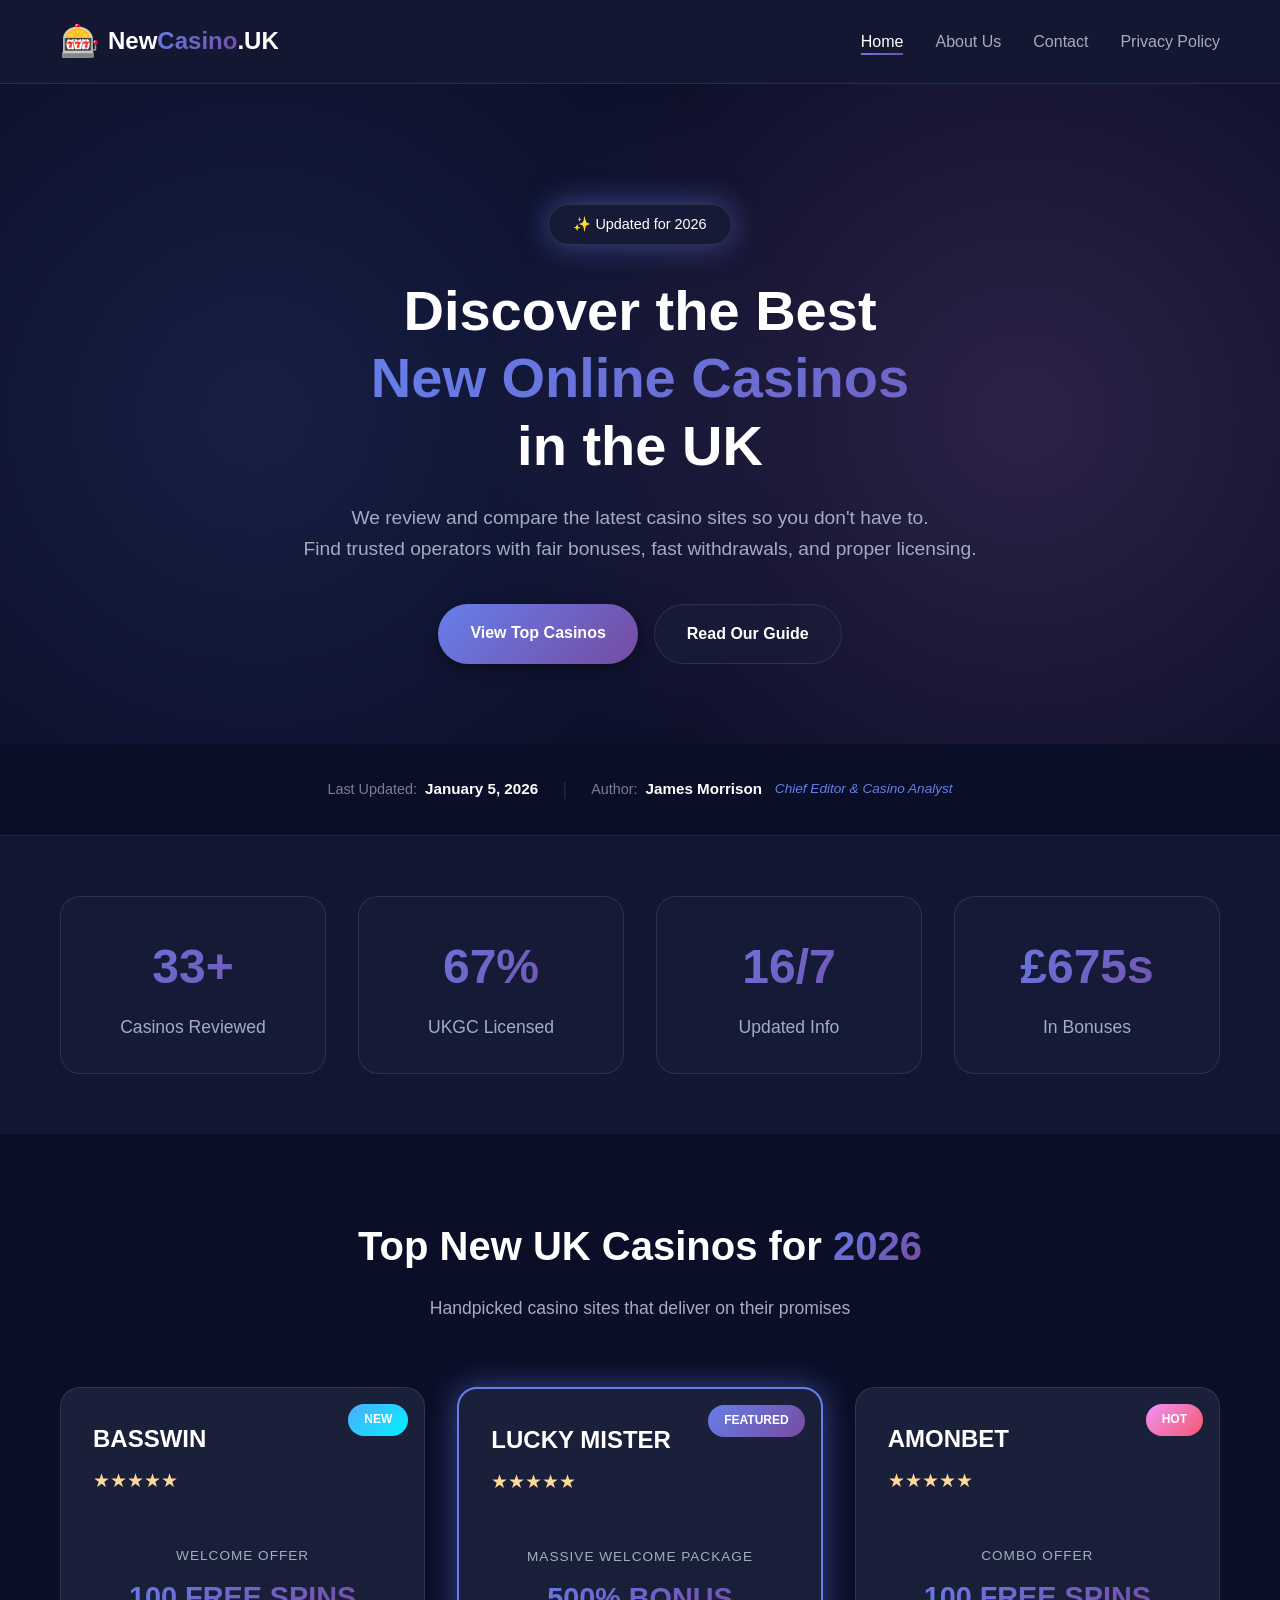
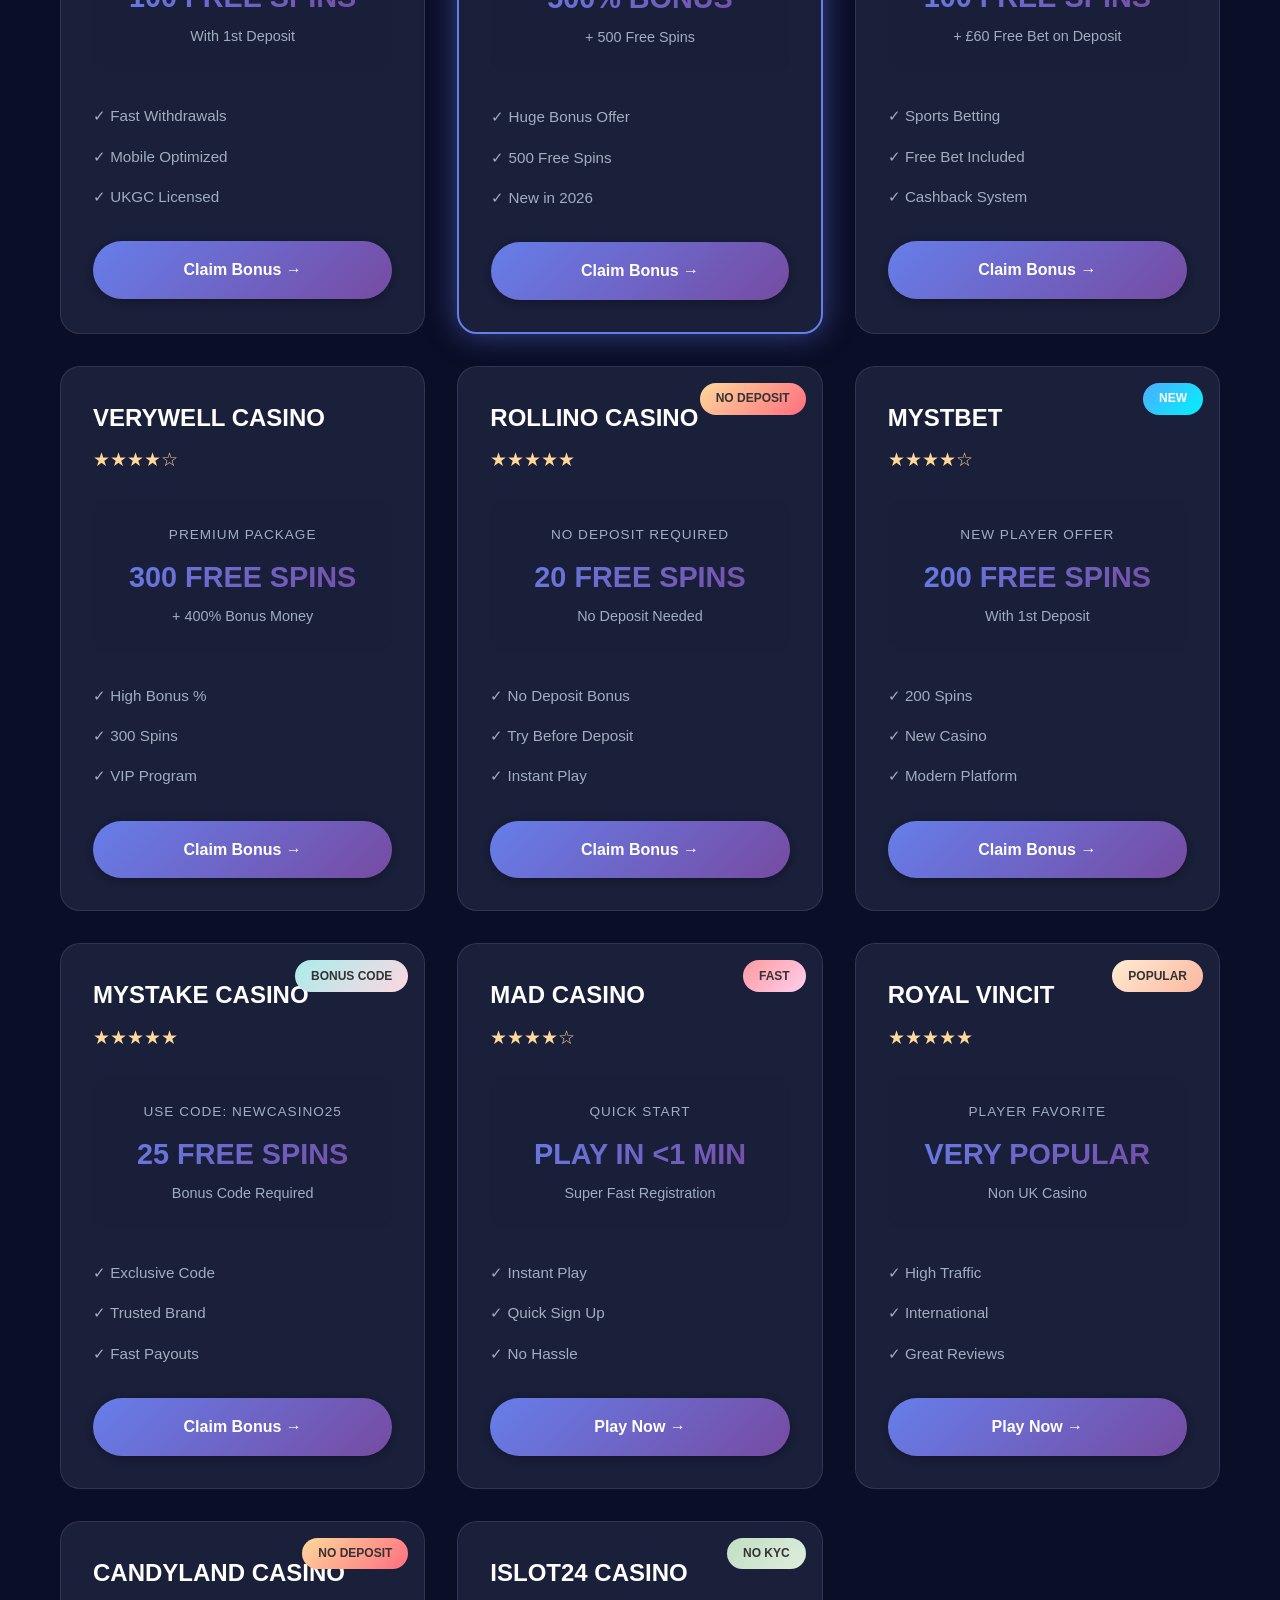
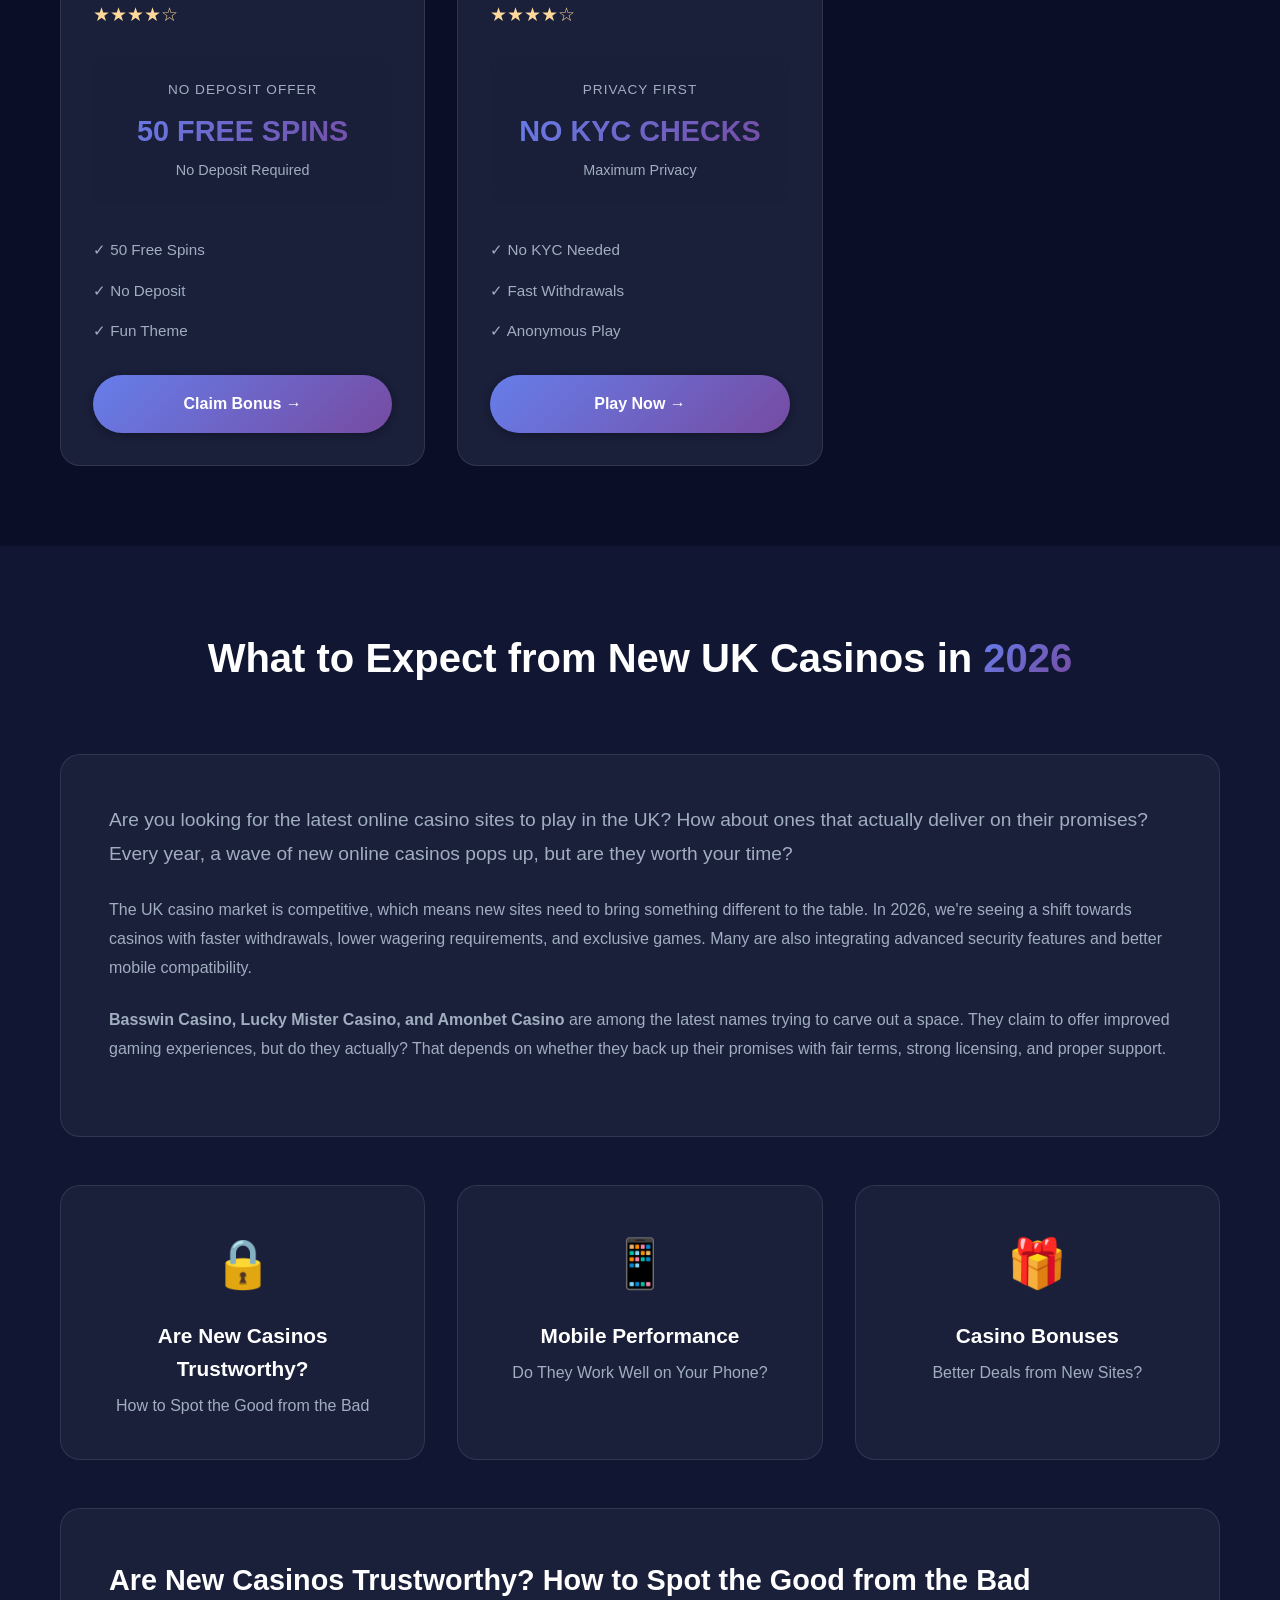
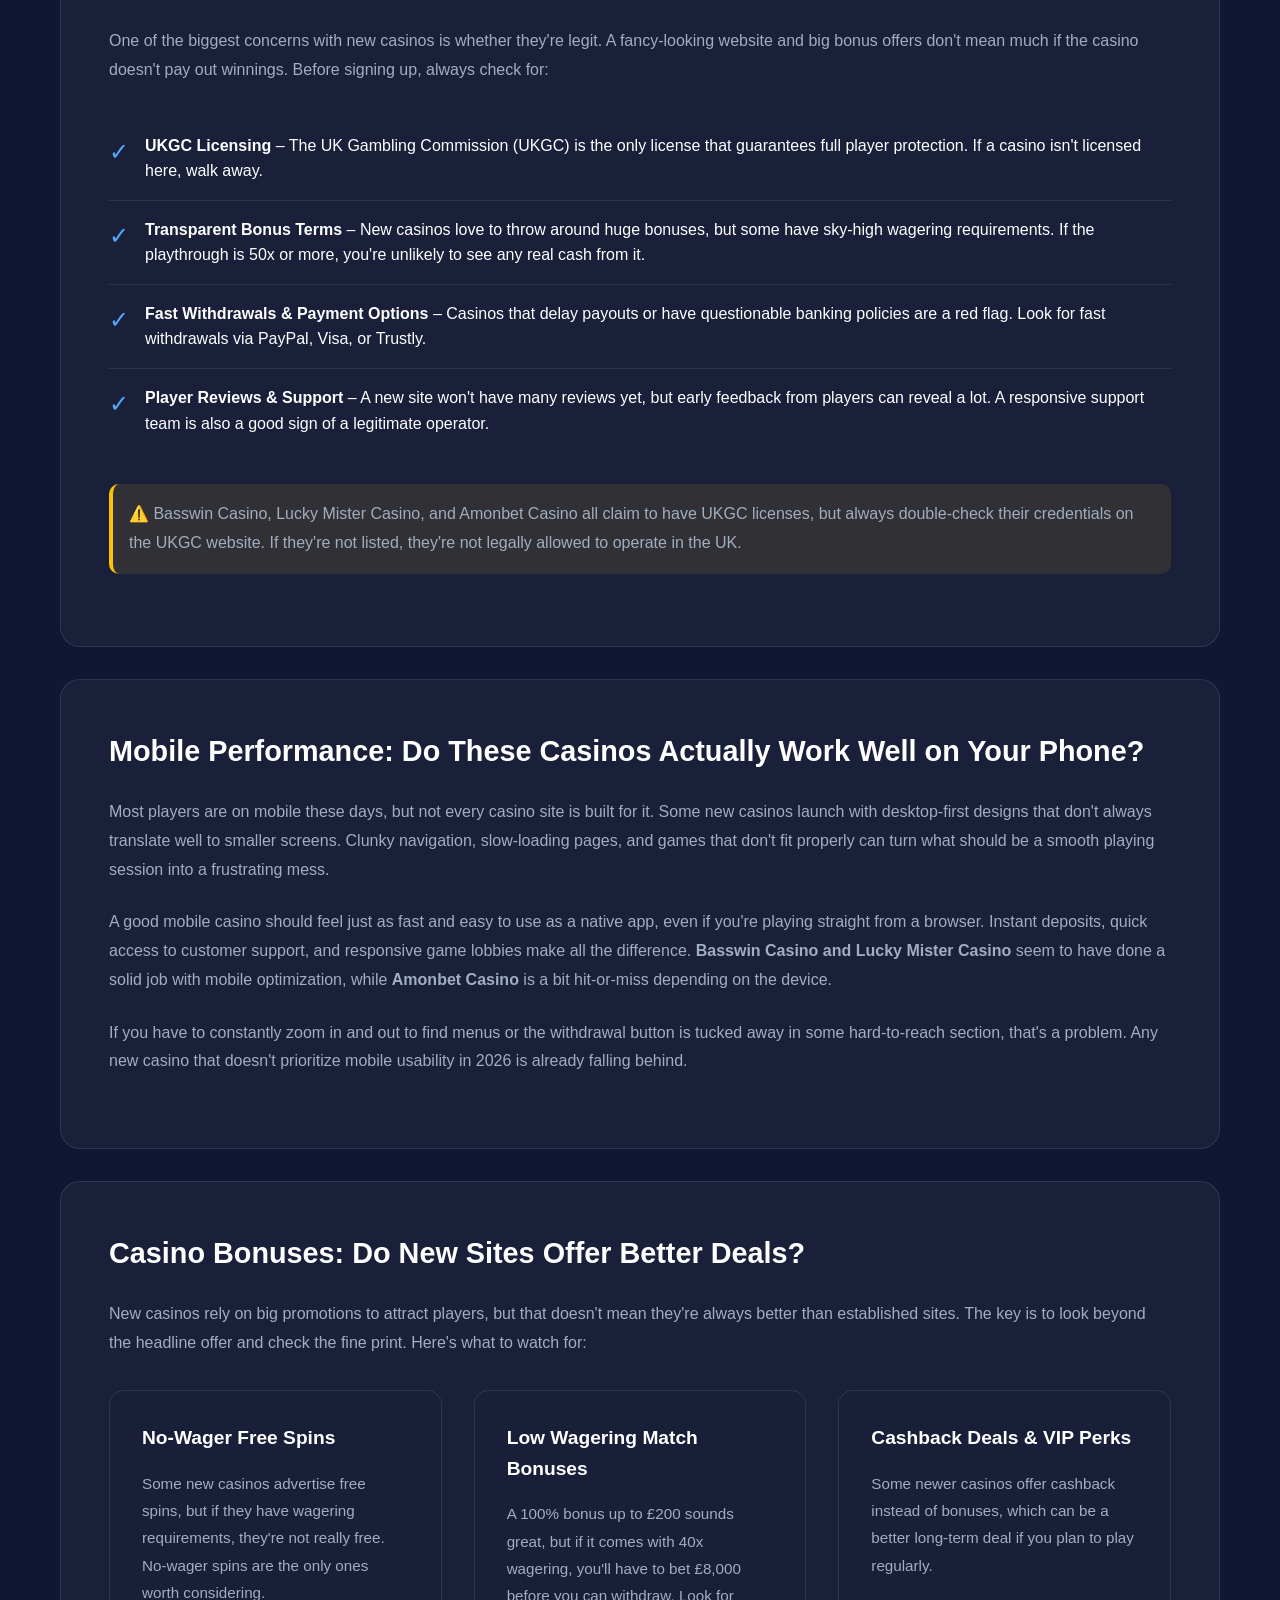
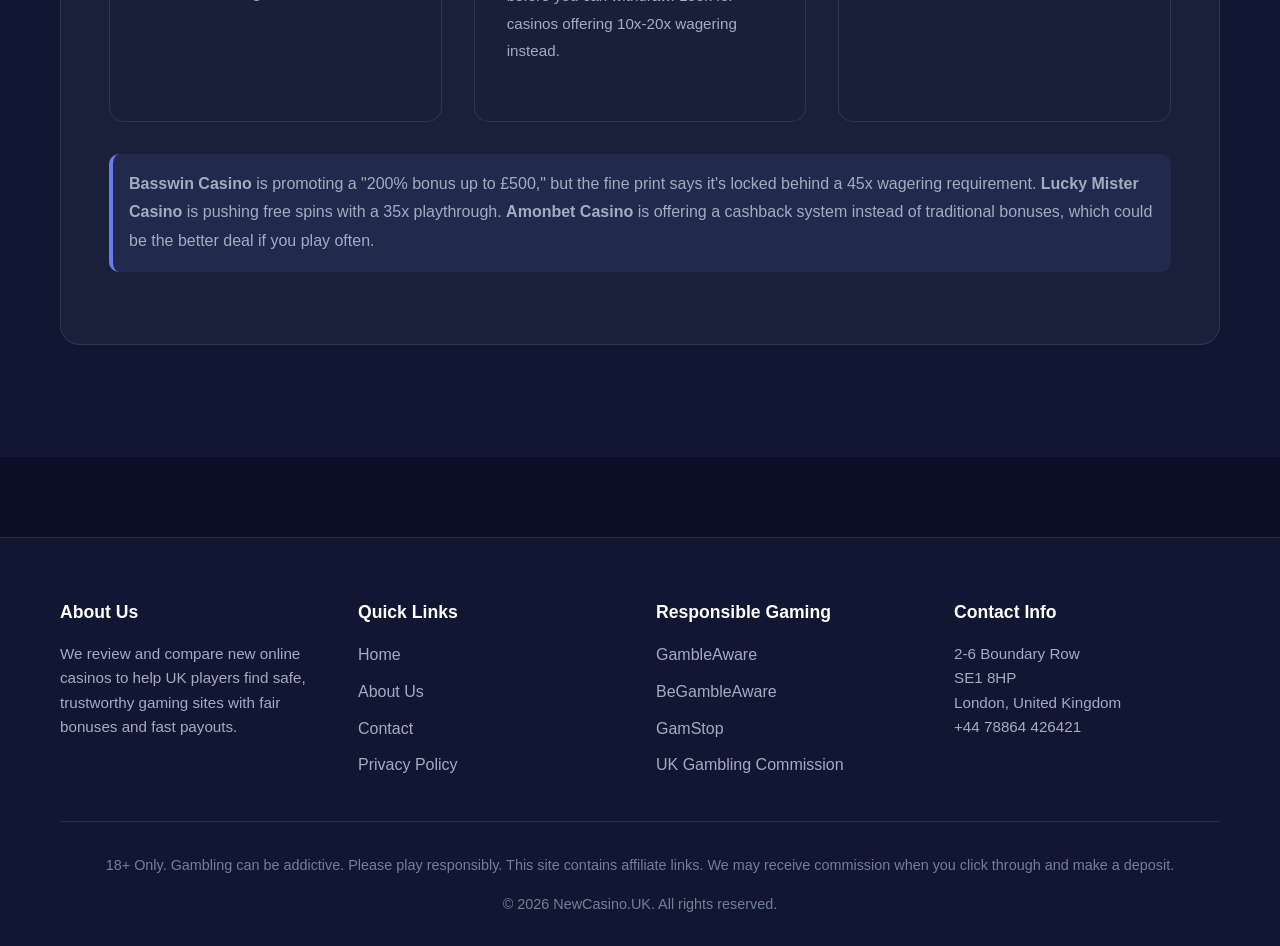
<file: index.html>
<!DOCTYPE html>
<html lang="en">
<head>
    <meta charset="UTF-8">
    <meta name="viewport" content="width=device-width, initial-scale=1.0">
    <title>New Online Casino UK 2026 | Latest Casino Sites & Reviews</title>
    <meta name="description" content="Discover the best new online casinos in the UK for 2026. Compare bonuses, read reviews, and find trusted casino sites with fast withdrawals.">
    <meta name="author" content="James Morrison">
    <meta property="article:published_time" content="2026-01-05T00:00:00Z">
    <meta property="article:modified_time" content="2026-01-05T00:00:00Z">
    <link rel="stylesheet" href="styles.css">
</head>
<body>
    <!-- Navigation -->
    <nav class="navbar">
        <div class="container">
            <div class="nav-brand">
                <span class="logo-icon">🎰</span>
                <span class="logo-text">New<span class="gradient-text">Casino</span>.UK</span>
            </div>
            <ul class="nav-menu">
                <li><a href="index.html" class="active">Home</a></li>
                <li><a href="about.html">About Us</a></li>
                <li><a href="contact.html">Contact</a></li>
                <li><a href="privacy.html">Privacy Policy</a></li>
            </ul>
        </div>
    </nav>

    <!-- Hero Section -->
    <section class="hero">
        <div class="hero-background"></div>
        <div class="container">
            <div class="hero-badge glow-badge">
                <span>✨ Updated for 2026</span>
            </div>
            <h1 class="hero-title">
                Discover the Best<br>
                <span class="gradient-text-hero">New Online Casinos</span><br>
                in the UK
            </h1>
            <p class="hero-subtitle">
                We review and compare the latest casino sites so you don't have to.<br>
                Find trusted operators with fair bonuses, fast withdrawals, and proper licensing.
            </p>
            <div class="hero-cta">
                <a href="#casinos" class="btn btn-primary">View Top Casinos</a>
                <a href="#guide" class="btn btn-secondary">Read Our Guide</a>
            </div>
        </div>
    </section>

    <!-- Article Metadata -->
    <section class="article-meta">
        <div class="container">
            <div class="meta-content">
                <div class="meta-item">
                    <span class="meta-label">Last Updated:</span>
                    <span class="meta-value">January 5, 2026</span>
                </div>
                <div class="meta-divider">|</div>
                <div class="meta-item">
                    <span class="meta-label">Author:</span>
                    <span class="meta-value">James Morrison</span>
                    <span class="meta-subtitle">Chief Editor & Casino Analyst</span>
                </div>
            </div>
        </div>
    </section>

    <!-- Stats Section -->
    <section class="stats-section">
        <div class="container">
            <div class="stats-grid">
                <div class="stat-card">
                    <div class="stat-number">50+</div>
                    <div class="stat-label">Casinos Reviewed</div>
                </div>
                <div class="stat-card">
                    <div class="stat-number">100%</div>
                    <div class="stat-label">UKGC Licensed</div>
                </div>
                <div class="stat-card">
                    <div class="stat-number">24/7</div>
                    <div class="stat-label">Updated Info</div>
                </div>
                <div class="stat-card">
                    <div class="stat-number">£1000s</div>
                    <div class="stat-label">In Bonuses</div>
                </div>
            </div>
        </div>
    </section>

    <!-- Casino Comparison Table -->
    <section id="casinos" class="casino-section">
        <div class="container">
            <div class="section-header">
                <h2>Top New UK Casinos for <span class="gradient-text">2026</span></h2>
                <p>Handpicked casino sites that deliver on their promises</p>
            </div>

            <div class="casino-grid">
                <!-- Basswin Casino -->
                <div class="casino-card">
                    <div class="casino-badge new-badge">NEW</div>
                    <div class="casino-header">
                        <h3 class="casino-name">BASSWIN</h3>
                        <div class="casino-rating">
                            <span class="stars">★★★★★</span>
                        </div>
                    </div>
                    <div class="casino-bonus">
                        <div class="bonus-title">Welcome Offer</div>
                        <div class="bonus-amount">100 FREE SPINS</div>
                        <div class="bonus-subtitle">With 1st Deposit</div>
                    </div>
                    <div class="casino-features">
                        <div class="feature">✓ Fast Withdrawals</div>
                        <div class="feature">✓ Mobile Optimized</div>
                        <div class="feature">✓ UKGC Licensed</div>
                    </div>
                    <a href="https://trk.trafik-sc.xyz/click?o=4556&a=17196&sub_id3=3&sub_id4=4&sub_id5=5" class="btn btn-casino" target="_blank" rel="nofollow noopener">Claim Bonus →</a>
                </div>

                <!-- Lucky Mister Casino -->
                <div class="casino-card featured">
                    <div class="casino-badge featured-badge">FEATURED</div>
                    <div class="casino-header">
                        <h3 class="casino-name">LUCKY MISTER</h3>
                        <div class="casino-rating">
                            <span class="stars">★★★★★</span>
                        </div>
                    </div>
                    <div class="casino-bonus">
                        <div class="bonus-title">Massive Welcome Package</div>
                        <div class="bonus-amount">500% BONUS</div>
                        <div class="bonus-subtitle">+ 500 Free Spins</div>
                    </div>
                    <div class="casino-features">
                        <div class="feature">✓ Huge Bonus Offer</div>
                        <div class="feature">✓ 500 Free Spins</div>
                        <div class="feature">✓ New in 2026</div>
                    </div>
                    <a href="https://trk.trafik-sc.xyz/click?o=4766&a=17196&sub_id3=3&sub_id4=4&sub_id5=5" class="btn btn-casino" target="_blank" rel="nofollow noopener">Claim Bonus →</a>
                </div>

                <!-- Amonbet Casino -->
                <div class="casino-card">
                    <div class="casino-badge hot-badge">HOT</div>
                    <div class="casino-header">
                        <h3 class="casino-name">AMONBET</h3>
                        <div class="casino-rating">
                            <span class="stars">★★★★★</span>
                        </div>
                    </div>
                    <div class="casino-bonus">
                        <div class="bonus-title">Combo Offer</div>
                        <div class="bonus-amount">100 FREE SPINS</div>
                        <div class="bonus-subtitle">+ £60 Free Bet on Deposit</div>
                    </div>
                    <div class="casino-features">
                        <div class="feature">✓ Sports Betting</div>
                        <div class="feature">✓ Free Bet Included</div>
                        <div class="feature">✓ Cashback System</div>
                    </div>
                    <a href="https://trk.trafik-sc.xyz/click?o=4771&a=17196&sub_id3=3&sub_id4=4&sub_id5=5" class="btn btn-casino" target="_blank" rel="nofollow noopener">Claim Bonus →</a>
                </div>

                <!-- Verywell Casino -->
                <div class="casino-card">
                    <div class="casino-header">
                        <h3 class="casino-name">VERYWELL CASINO</h3>
                        <div class="casino-rating">
                            <span class="stars">★★★★☆</span>
                        </div>
                    </div>
                    <div class="casino-bonus">
                        <div class="bonus-title">Premium Package</div>
                        <div class="bonus-amount">300 FREE SPINS</div>
                        <div class="bonus-subtitle">+ 400% Bonus Money</div>
                    </div>
                    <div class="casino-features">
                        <div class="feature">✓ High Bonus %</div>
                        <div class="feature">✓ 300 Spins</div>
                        <div class="feature">✓ VIP Program</div>
                    </div>
                    <a href="https://linkly.link/2TXr9" class="btn btn-casino" target="_blank" rel="nofollow noopener">Claim Bonus →</a>
                </div>

                <!-- Rollino Casino -->
                <div class="casino-card">
                    <div class="casino-badge no-deposit-badge">NO DEPOSIT</div>
                    <div class="casino-header">
                        <h3 class="casino-name">ROLLINO CASINO</h3>
                        <div class="casino-rating">
                            <span class="stars">★★★★★</span>
                        </div>
                    </div>
                    <div class="casino-bonus">
                        <div class="bonus-title">No Deposit Required</div>
                        <div class="bonus-amount">20 FREE SPINS</div>
                        <div class="bonus-subtitle">No Deposit Needed</div>
                    </div>
                    <div class="casino-features">
                        <div class="feature">✓ No Deposit Bonus</div>
                        <div class="feature">✓ Try Before Deposit</div>
                        <div class="feature">✓ Instant Play</div>
                    </div>
                    <a href="https://track.trafficflowpartners.com/visit/?bta=37995&nci=5916" class="btn btn-casino" target="_blank" rel="nofollow noopener">Claim Bonus →</a>
                </div>

                <!-- Mystbet Casino -->
                <div class="casino-card">
                    <div class="casino-badge new-badge">NEW</div>
                    <div class="casino-header">
                        <h3 class="casino-name">MYSTBET</h3>
                        <div class="casino-rating">
                            <span class="stars">★★★★☆</span>
                        </div>
                    </div>
                    <div class="casino-bonus">
                        <div class="bonus-title">New Player Offer</div>
                        <div class="bonus-amount">200 FREE SPINS</div>
                        <div class="bonus-subtitle">With 1st Deposit</div>
                    </div>
                    <div class="casino-features">
                        <div class="feature">✓ 200 Spins</div>
                        <div class="feature">✓ New Casino</div>
                        <div class="feature">✓ Modern Platform</div>
                    </div>
                    <a href="https://www.nifoe1md.com/2P9J9R/415L5XB/" class="btn btn-casino" target="_blank" rel="nofollow noopener">Claim Bonus →</a>
                </div>

                <!-- Mystake Casino -->
                <div class="casino-card">
                    <div class="casino-badge code-badge">BONUS CODE</div>
                    <div class="casino-header">
                        <h3 class="casino-name">MYSTAKE CASINO</h3>
                        <div class="casino-rating">
                            <span class="stars">★★★★★</span>
                        </div>
                    </div>
                    <div class="casino-bonus">
                        <div class="bonus-title">Use Code: NEWCASINO25</div>
                        <div class="bonus-amount">25 FREE SPINS</div>
                        <div class="bonus-subtitle">Bonus Code Required</div>
                    </div>
                    <div class="casino-features">
                        <div class="feature">✓ Exclusive Code</div>
                        <div class="feature">✓ Trusted Brand</div>
                        <div class="feature">✓ Fast Payouts</div>
                    </div>
                    <a href="https://go.affiliatedonbet.com/visit/?bta=3145350&brand=mystake" class="btn btn-casino" target="_blank" rel="nofollow noopener">Claim Bonus →</a>
                </div>

                <!-- Mad Casino -->
                <div class="casino-card">
                    <div class="casino-badge fast-badge">FAST</div>
                    <div class="casino-header">
                        <h3 class="casino-name">MAD CASINO</h3>
                        <div class="casino-rating">
                            <span class="stars">★★★★☆</span>
                        </div>
                    </div>
                    <div class="casino-bonus">
                        <div class="bonus-title">Quick Start</div>
                        <div class="bonus-amount">PLAY IN &lt;1 MIN</div>
                        <div class="bonus-subtitle">Super Fast Registration</div>
                    </div>
                    <div class="casino-features">
                        <div class="feature">✓ Instant Play</div>
                        <div class="feature">✓ Quick Sign Up</div>
                        <div class="feature">✓ No Hassle</div>
                    </div>
                    <a href="https://go.afftrackio.com/visit/?bta=35294&brand=madcasino" class="btn btn-casino" target="_blank" rel="nofollow noopener">Play Now →</a>
                </div>

                <!-- Royal Vincit -->
                <div class="casino-card">
                    <div class="casino-badge popular-badge">POPULAR</div>
                    <div class="casino-header">
                        <h3 class="casino-name">ROYAL VINCIT</h3>
                        <div class="casino-rating">
                            <span class="stars">★★★★★</span>
                        </div>
                    </div>
                    <div class="casino-bonus">
                        <div class="bonus-title">Player Favorite</div>
                        <div class="bonus-amount">VERY POPULAR</div>
                        <div class="bonus-subtitle">Non UK Casino</div>
                    </div>
                    <div class="casino-features">
                        <div class="feature">✓ High Traffic</div>
                        <div class="feature">✓ International</div>
                        <div class="feature">✓ Great Reviews</div>
                    </div>
                    <a href="https://garagebanana.com/api/v3/offer/3?affiliate_id=333&url_id=3&free_1=%2Fregistration&free_2=en&free_3=100333" class="btn btn-casino" target="_blank" rel="nofollow noopener">Play Now →</a>
                </div>

                <!-- Candyland Casino -->
                <div class="casino-card">
                    <div class="casino-badge no-deposit-badge">NO DEPOSIT</div>
                    <div class="casino-header">
                        <h3 class="casino-name">CANDYLAND CASINO</h3>
                        <div class="casino-rating">
                            <span class="stars">★★★★☆</span>
                        </div>
                    </div>
                    <div class="casino-bonus">
                        <div class="bonus-title">No Deposit Offer</div>
                        <div class="bonus-amount">50 FREE SPINS</div>
                        <div class="bonus-subtitle">No Deposit Required</div>
                    </div>
                    <div class="casino-features">
                        <div class="feature">✓ 50 Free Spins</div>
                        <div class="feature">✓ No Deposit</div>
                        <div class="feature">✓ Fun Theme</div>
                    </div>
                    <a href="https://go.truedynastyaffiliates.com/visit/?bta=36291&nci=5902" class="btn btn-casino" target="_blank" rel="nofollow noopener">Claim Bonus →</a>
                </div>

                <!-- iSlot24 Casino -->
                <div class="casino-card">
                    <div class="casino-badge kyc-badge">NO KYC</div>
                    <div class="casino-header">
                        <h3 class="casino-name">ISLOT24 CASINO</h3>
                        <div class="casino-rating">
                            <span class="stars">★★★★☆</span>
                        </div>
                    </div>
                    <div class="casino-bonus">
                        <div class="bonus-title">Privacy First</div>
                        <div class="bonus-amount">NO KYC CHECKS</div>
                        <div class="bonus-subtitle">Maximum Privacy</div>
                    </div>
                    <div class="casino-features">
                        <div class="feature">✓ No KYC Needed</div>
                        <div class="feature">✓ Fast Withdrawals</div>
                        <div class="feature">✓ Anonymous Play</div>
                    </div>
                    <a href="https://garagebanana.com/api/v3/offer/4?affiliate_id=333&url_id=4&free_1=%2F&free_2=en&free_3=100333" class="btn btn-casino" target="_blank" rel="nofollow noopener">Play Now →</a>
                </div>
            </div>
        </div>
    </section>

    <!-- Guide Section -->
    <section id="guide" class="guide-section">
        <div class="container">
            <div class="section-header">
                <h2>What to Expect from New UK Casinos in <span class="gradient-text">2026</span></h2>
            </div>

            <div class="content-card">
                <p class="intro-text">
                    Are you looking for the latest online casino sites to play in the UK? How about ones that actually deliver on their promises? Every year, a wave of new online casinos pops up, but are they worth your time?
                </p>

                <p>
                    The UK casino market is competitive, which means new sites need to bring something different to the table. In 2026, we're seeing a shift towards casinos with faster withdrawals, lower wagering requirements, and exclusive games. Many are also integrating advanced security features and better mobile compatibility.
                </p>

                <p>
                    <strong>Basswin Casino, Lucky Mister Casino, and Amonbet Casino</strong> are among the latest names trying to carve out a space. They claim to offer improved gaming experiences, but do they actually? That depends on whether they back up their promises with fair terms, strong licensing, and proper support.
                </p>
            </div>

            <div class="features-grid">
                <div class="feature-box">
                    <div class="feature-icon">🔒</div>
                    <h3>Are New Casinos Trustworthy?</h3>
                    <p>How to Spot the Good from the Bad</p>
                </div>
                <div class="feature-box">
                    <div class="feature-icon">📱</div>
                    <h3>Mobile Performance</h3>
                    <p>Do They Work Well on Your Phone?</p>
                </div>
                <div class="feature-box">
                    <div class="feature-icon">🎁</div>
                    <h3>Casino Bonuses</h3>
                    <p>Better Deals from New Sites?</p>
                </div>
            </div>

            <!-- Trust Section -->
            <div class="content-card">
                <h3>Are New Casinos Trustworthy? How to Spot the Good from the Bad</h3>

                <p>
                    One of the biggest concerns with new casinos is whether they're legit. A fancy-looking website and big bonus offers don't mean much if the casino doesn't pay out winnings. Before signing up, always check for:
                </p>

                <div class="checklist">
                    <div class="checklist-item">
                        <span class="check-icon">✓</span>
                        <div>
                            <strong>UKGC Licensing</strong> – The UK Gambling Commission (UKGC) is the only license that guarantees full player protection. If a casino isn't licensed here, walk away.
                        </div>
                    </div>
                    <div class="checklist-item">
                        <span class="check-icon">✓</span>
                        <div>
                            <strong>Transparent Bonus Terms</strong> – New casinos love to throw around huge bonuses, but some have sky-high wagering requirements. If the playthrough is 50x or more, you're unlikely to see any real cash from it.
                        </div>
                    </div>
                    <div class="checklist-item">
                        <span class="check-icon">✓</span>
                        <div>
                            <strong>Fast Withdrawals & Payment Options</strong> – Casinos that delay payouts or have questionable banking policies are a red flag. Look for fast withdrawals via PayPal, Visa, or Trustly.
                        </div>
                    </div>
                    <div class="checklist-item">
                        <span class="check-icon">✓</span>
                        <div>
                            <strong>Player Reviews & Support</strong> – A new site won't have many reviews yet, but early feedback from players can reveal a lot. A responsive support team is also a good sign of a legitimate operator.
                        </div>
                    </div>
                </div>

                <p class="warning-text">
                    ⚠️ Basswin Casino, Lucky Mister Casino, and Amonbet Casino all claim to have UKGC licenses, but always double-check their credentials on the UKGC website. If they're not listed, they're not legally allowed to operate in the UK.
                </p>
            </div>

            <!-- Mobile Section -->
            <div class="content-card">
                <h3>Mobile Performance: Do These Casinos Actually Work Well on Your Phone?</h3>

                <p>
                    Most players are on mobile these days, but not every casino site is built for it. Some new casinos launch with desktop-first designs that don't always translate well to smaller screens. Clunky navigation, slow-loading pages, and games that don't fit properly can turn what should be a smooth playing session into a frustrating mess.
                </p>

                <p>
                    A good mobile casino should feel just as fast and easy to use as a native app, even if you're playing straight from a browser. Instant deposits, quick access to customer support, and responsive game lobbies make all the difference. <strong>Basswin Casino and Lucky Mister Casino</strong> seem to have done a solid job with mobile optimization, while <strong>Amonbet Casino</strong> is a bit hit-or-miss depending on the device.
                </p>

                <p>
                    If you have to constantly zoom in and out to find menus or the withdrawal button is tucked away in some hard-to-reach section, that's a problem. Any new casino that doesn't prioritize mobile usability in 2026 is already falling behind.
                </p>
            </div>

            <!-- Bonuses Section -->
            <div class="content-card">
                <h3>Casino Bonuses: Do New Sites Offer Better Deals?</h3>

                <p>
                    New casinos rely on big promotions to attract players, but that doesn't mean they're always better than established sites. The key is to look beyond the headline offer and check the fine print. Here's what to watch for:
                </p>

                <div class="info-grid">
                    <div class="info-card">
                        <h4>No-Wager Free Spins</h4>
                        <p>Some new casinos advertise free spins, but if they have wagering requirements, they're not really free. No-wager spins are the only ones worth considering.</p>
                    </div>
                    <div class="info-card">
                        <h4>Low Wagering Match Bonuses</h4>
                        <p>A 100% bonus up to £200 sounds great, but if it comes with 40x wagering, you'll have to bet £8,000 before you can withdraw. Look for casinos offering 10x-20x wagering instead.</p>
                    </div>
                    <div class="info-card">
                        <h4>Cashback Deals & VIP Perks</h4>
                        <p>Some newer casinos offer cashback instead of bonuses, which can be a better long-term deal if you plan to play regularly.</p>
                    </div>
                </div>

                <p class="highlight-text">
                    <strong>Basswin Casino</strong> is promoting a "200% bonus up to £500," but the fine print says it's locked behind a 45x wagering requirement. <strong>Lucky Mister Casino</strong> is pushing free spins with a 35x playthrough. <strong>Amonbet Casino</strong> is offering a cashback system instead of traditional bonuses, which could be the better deal if you play often.
                </p>
            </div>
        </div>
    </section>

    <!-- Footer -->
    <footer class="footer">
        <div class="container">
            <div class="footer-grid">
                <div class="footer-col">
                    <h4>About Us</h4>
                    <p>We review and compare new online casinos to help UK players find safe, trustworthy gaming sites with fair bonuses and fast payouts.</p>
                </div>
                <div class="footer-col">
                    <h4>Quick Links</h4>
                    <ul>
                        <li><a href="index.html">Home</a></li>
                        <li><a href="about.html">About Us</a></li>
                        <li><a href="contact.html">Contact</a></li>
                        <li><a href="privacy.html">Privacy Policy</a></li>
                    </ul>
                </div>
                <div class="footer-col">
                    <h4>Responsible Gaming</h4>
                    <ul>
                        <li><a href="https://www.gambleaware.org" target="_blank" rel="noopener">GambleAware</a></li>
                        <li><a href="https://www.begambleaware.org" target="_blank" rel="noopener">BeGambleAware</a></li>
                        <li><a href="https://www.gamstop.co.uk" target="_blank" rel="noopener">GamStop</a></li>
                        <li><a href="https://www.gamblingcommission.gov.uk" target="_blank" rel="noopener">UK Gambling Commission</a></li>
                    </ul>
                </div>
                <div class="footer-col">
                    <h4>Contact Info</h4>
                    <p>2-6 Boundary Row<br>SE1 8HP<br>London, United Kingdom</p>
                    <p><a href="tel:+4478864426421">+44 78864 426421</a></p>
                </div>
            </div>
            <div class="footer-bottom">
                <p class="disclaimer">
                    18+ Only. Gambling can be addictive. Please play responsibly. This site contains affiliate links. We may receive commission when you click through and make a deposit.
                </p>
                <p>&copy; 2026 NewCasino.UK. All rights reserved.</p>
            </div>
        </div>
    </footer>

    <script src="script.js"></script>
</body>
</html>
</file>
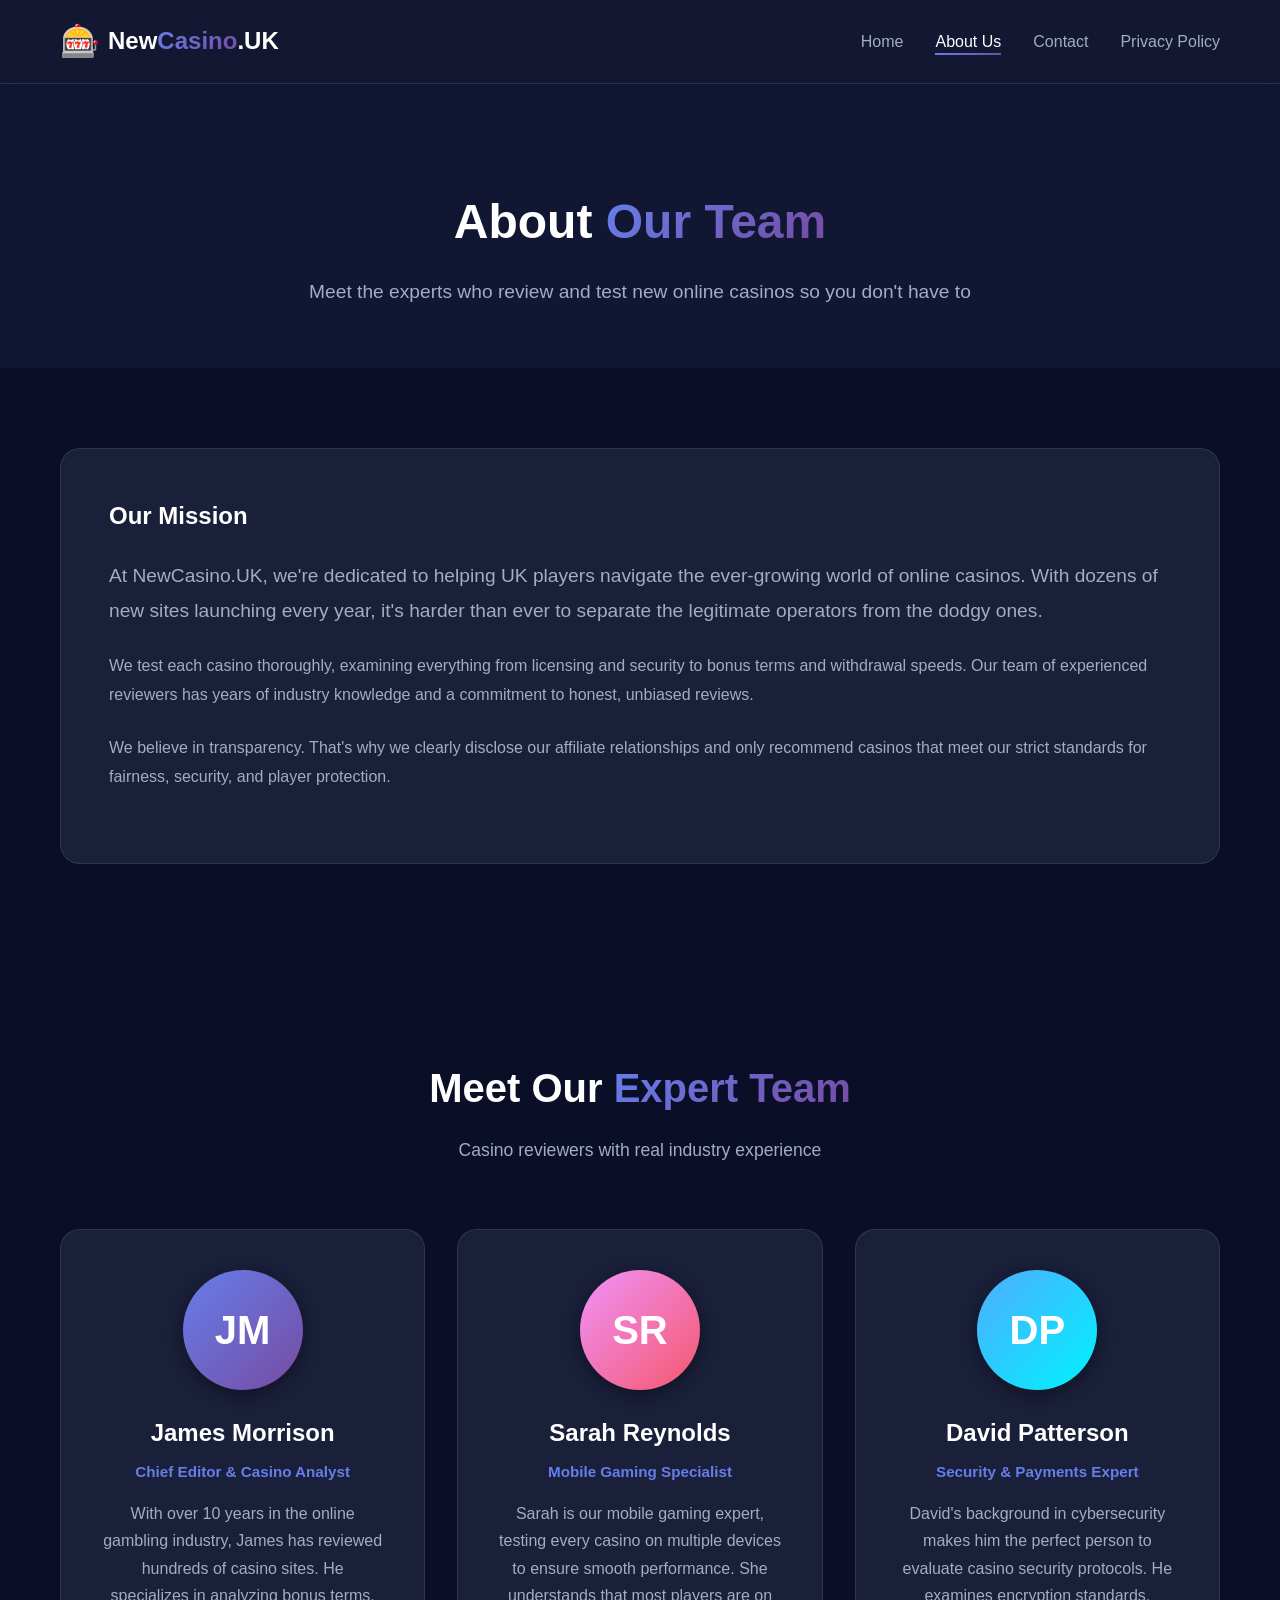
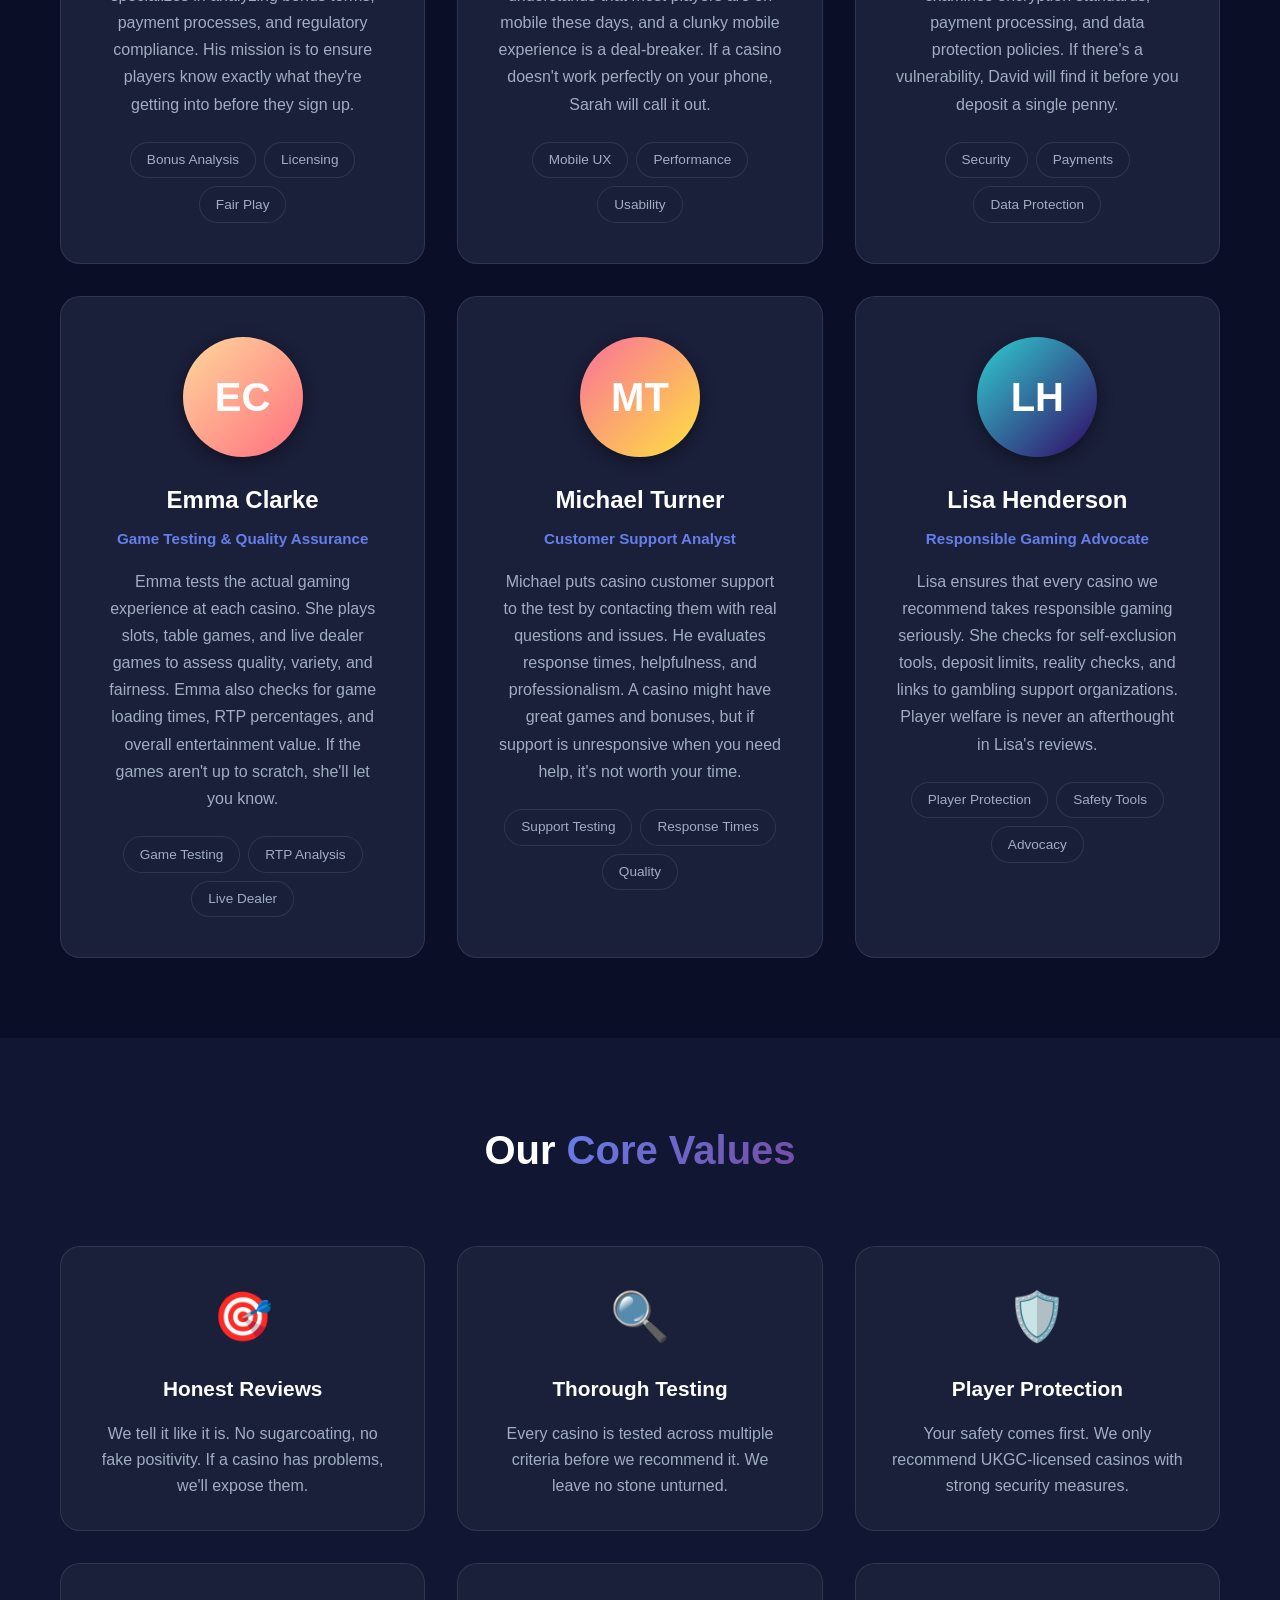
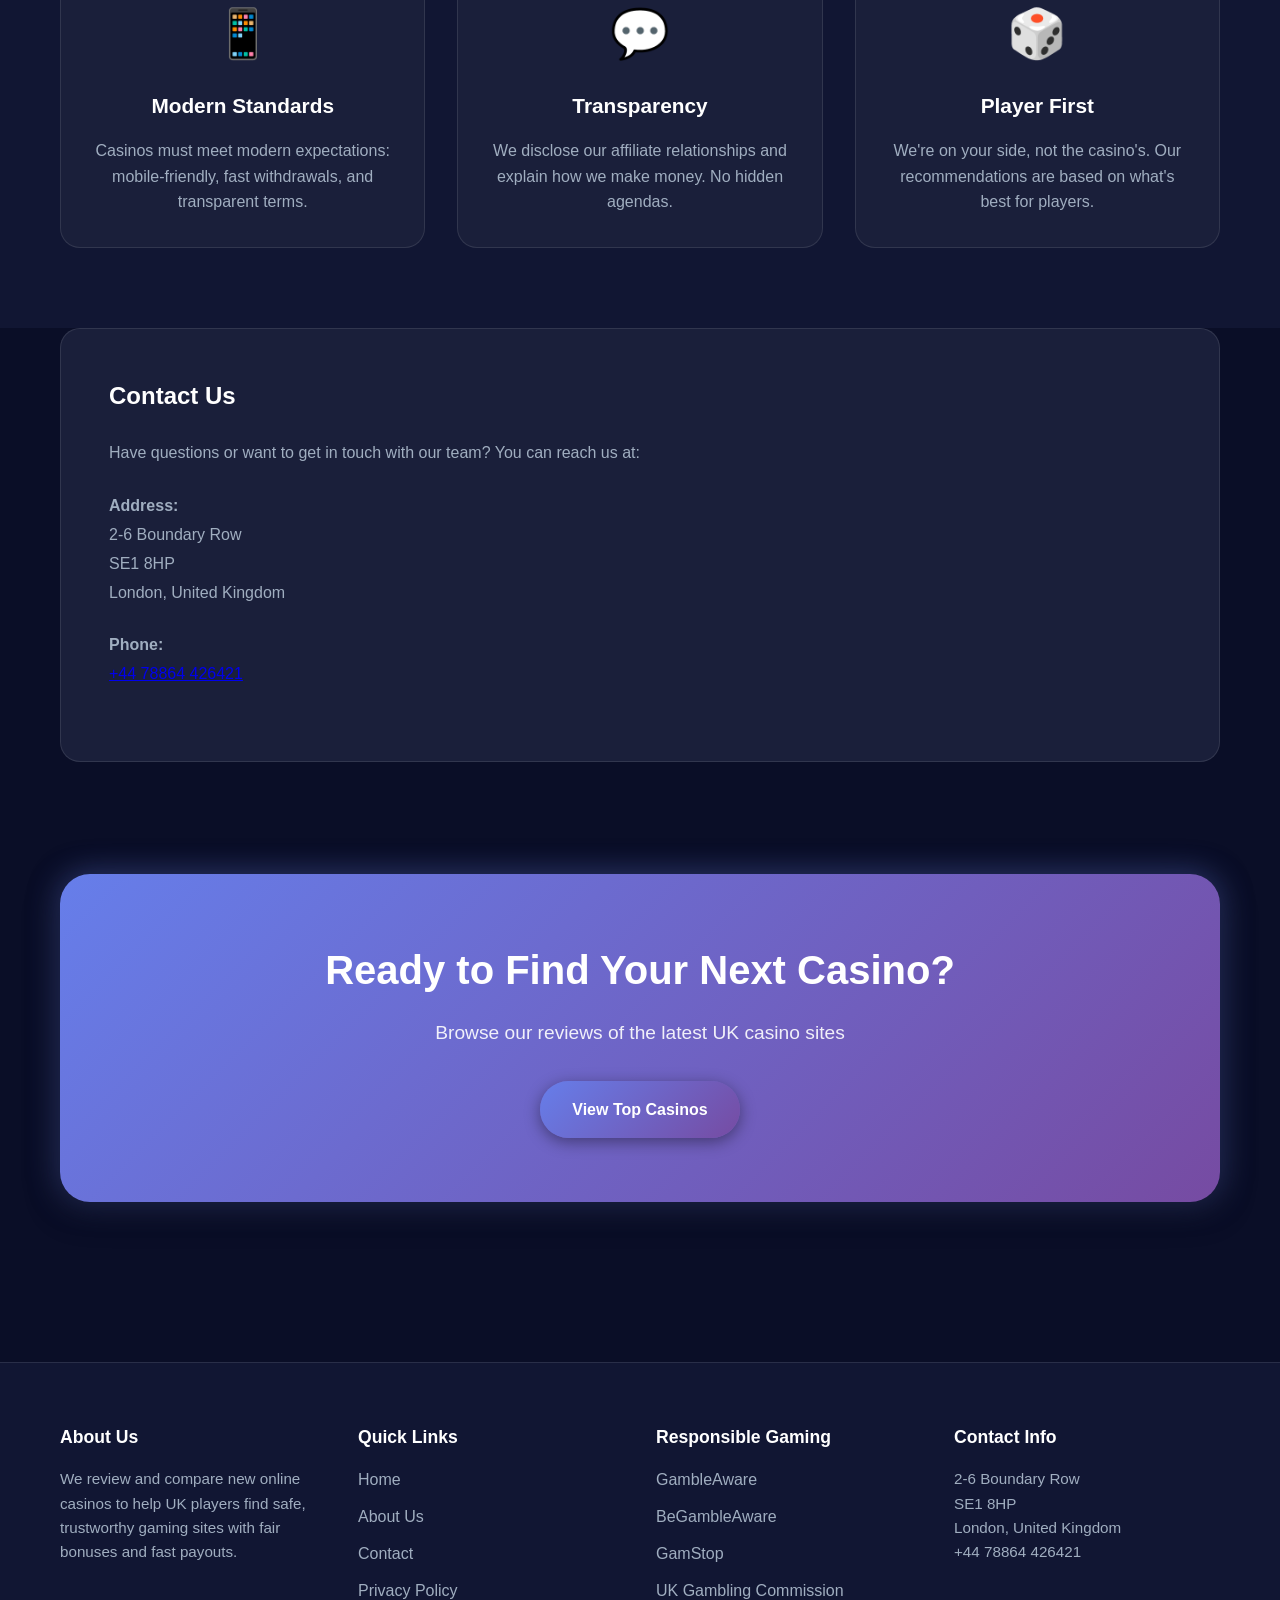
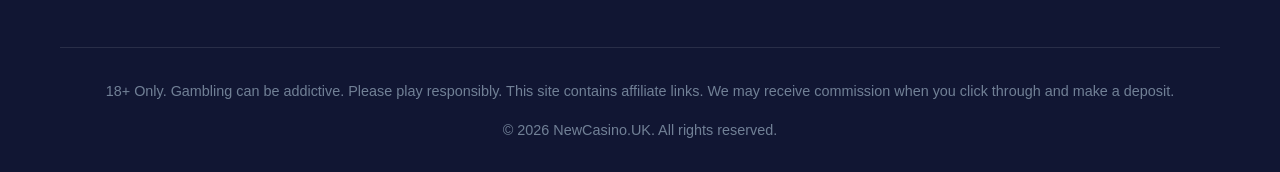
<file: about.html>
<!DOCTYPE html>
<html lang="en">
<head>
    <meta charset="UTF-8">
    <meta name="viewport" content="width=device-width, initial-scale=1.0">
    <title>About Us | New Online Casino UK</title>
    <meta name="description" content="Meet the team behind NewCasino.UK. Expert reviewers dedicated to finding the best new online casinos for UK players.">
    <link rel="stylesheet" href="styles.css">
</head>
<body>
    <!-- Navigation -->
    <nav class="navbar">
        <div class="container">
            <div class="nav-brand">
                <span class="logo-icon">🎰</span>
                <span class="logo-text">New<span class="gradient-text">Casino</span>.UK</span>
            </div>
            <ul class="nav-menu">
                <li><a href="index.html">Home</a></li>
                <li><a href="about.html" class="active">About Us</a></li>
                <li><a href="contact.html">Contact</a></li>
                <li><a href="privacy.html">Privacy Policy</a></li>
            </ul>
        </div>
    </nav>

    <!-- Page Header -->
    <section class="page-header">
        <div class="container">
            <h1>About <span class="gradient-text">Our Team</span></h1>
            <p>Meet the experts who review and test new online casinos so you don't have to</p>
        </div>
    </section>

    <!-- Mission Section -->
    <section class="mission-section">
        <div class="container">
            <div class="content-card">
                <h2>Our Mission</h2>
                <p class="intro-text">
                    At NewCasino.UK, we're dedicated to helping UK players navigate the ever-growing world of online casinos. With dozens of new sites launching every year, it's harder than ever to separate the legitimate operators from the dodgy ones.
                </p>
                <p>
                    We test each casino thoroughly, examining everything from licensing and security to bonus terms and withdrawal speeds. Our team of experienced reviewers has years of industry knowledge and a commitment to honest, unbiased reviews.
                </p>
                <p>
                    We believe in transparency. That's why we clearly disclose our affiliate relationships and only recommend casinos that meet our strict standards for fairness, security, and player protection.
                </p>
            </div>
        </div>
    </section>

    <!-- Team Section -->
    <section class="team-section">
        <div class="container">
            <div class="section-header">
                <h2>Meet Our <span class="gradient-text">Expert Team</span></h2>
                <p>Casino reviewers with real industry experience</p>
            </div>

            <div class="team-grid">
                <!-- Team Member 1 -->
                <div class="team-card">
                    <div class="avatar-circle gradient-1">
                        <span>JM</span>
                    </div>
                    <h3>James Morrison</h3>
                    <p class="role">Chief Editor & Casino Analyst</p>
                    <p class="bio">
                        With over 10 years in the online gambling industry, James has reviewed hundreds of casino sites. He specializes in analyzing bonus terms, payment processes, and regulatory compliance. His mission is to ensure players know exactly what they're getting into before they sign up.
                    </p>
                    <div class="expertise">
                        <span class="tag">Bonus Analysis</span>
                        <span class="tag">Licensing</span>
                        <span class="tag">Fair Play</span>
                    </div>
                </div>

                <!-- Team Member 2 -->
                <div class="team-card">
                    <div class="avatar-circle gradient-2">
                        <span>SR</span>
                    </div>
                    <h3>Sarah Reynolds</h3>
                    <p class="role">Mobile Gaming Specialist</p>
                    <p class="bio">
                        Sarah is our mobile gaming expert, testing every casino on multiple devices to ensure smooth performance. She understands that most players are on mobile these days, and a clunky mobile experience is a deal-breaker. If a casino doesn't work perfectly on your phone, Sarah will call it out.
                    </p>
                    <div class="expertise">
                        <span class="tag">Mobile UX</span>
                        <span class="tag">Performance</span>
                        <span class="tag">Usability</span>
                    </div>
                </div>

                <!-- Team Member 3 -->
                <div class="team-card">
                    <div class="avatar-circle gradient-3">
                        <span>DP</span>
                    </div>
                    <h3>David Patterson</h3>
                    <p class="role">Security & Payments Expert</p>
                    <p class="bio">
                        David's background in cybersecurity makes him the perfect person to evaluate casino security protocols. He examines encryption standards, payment processing, and data protection policies. If there's a vulnerability, David will find it before you deposit a single penny.
                    </p>
                    <div class="expertise">
                        <span class="tag">Security</span>
                        <span class="tag">Payments</span>
                        <span class="tag">Data Protection</span>
                    </div>
                </div>

                <!-- Team Member 4 -->
                <div class="team-card">
                    <div class="avatar-circle gradient-4">
                        <span>EC</span>
                    </div>
                    <h3>Emma Clarke</h3>
                    <p class="role">Game Testing & Quality Assurance</p>
                    <p class="bio">
                        Emma tests the actual gaming experience at each casino. She plays slots, table games, and live dealer games to assess quality, variety, and fairness. Emma also checks for game loading times, RTP percentages, and overall entertainment value. If the games aren't up to scratch, she'll let you know.
                    </p>
                    <div class="expertise">
                        <span class="tag">Game Testing</span>
                        <span class="tag">RTP Analysis</span>
                        <span class="tag">Live Dealer</span>
                    </div>
                </div>

                <!-- Team Member 5 -->
                <div class="team-card">
                    <div class="avatar-circle gradient-5">
                        <span>MT</span>
                    </div>
                    <h3>Michael Turner</h3>
                    <p class="role">Customer Support Analyst</p>
                    <p class="bio">
                        Michael puts casino customer support to the test by contacting them with real questions and issues. He evaluates response times, helpfulness, and professionalism. A casino might have great games and bonuses, but if support is unresponsive when you need help, it's not worth your time.
                    </p>
                    <div class="expertise">
                        <span class="tag">Support Testing</span>
                        <span class="tag">Response Times</span>
                        <span class="tag">Quality</span>
                    </div>
                </div>

                <!-- Team Member 6 -->
                <div class="team-card">
                    <div class="avatar-circle gradient-6">
                        <span>LH</span>
                    </div>
                    <h3>Lisa Henderson</h3>
                    <p class="role">Responsible Gaming Advocate</p>
                    <p class="bio">
                        Lisa ensures that every casino we recommend takes responsible gaming seriously. She checks for self-exclusion tools, deposit limits, reality checks, and links to gambling support organizations. Player welfare is never an afterthought in Lisa's reviews.
                    </p>
                    <div class="expertise">
                        <span class="tag">Player Protection</span>
                        <span class="tag">Safety Tools</span>
                        <span class="tag">Advocacy</span>
                    </div>
                </div>
            </div>
        </div>
    </section>

    <!-- Values Section -->
    <section class="values-section">
        <div class="container">
            <div class="section-header">
                <h2>Our <span class="gradient-text">Core Values</span></h2>
            </div>

            <div class="values-grid">
                <div class="value-card">
                    <div class="value-icon">🎯</div>
                    <h3>Honest Reviews</h3>
                    <p>We tell it like it is. No sugarcoating, no fake positivity. If a casino has problems, we'll expose them.</p>
                </div>

                <div class="value-card">
                    <div class="value-icon">🔍</div>
                    <h3>Thorough Testing</h3>
                    <p>Every casino is tested across multiple criteria before we recommend it. We leave no stone unturned.</p>
                </div>

                <div class="value-card">
                    <div class="value-icon">🛡️</div>
                    <h3>Player Protection</h3>
                    <p>Your safety comes first. We only recommend UKGC-licensed casinos with strong security measures.</p>
                </div>

                <div class="value-card">
                    <div class="value-icon">📱</div>
                    <h3>Modern Standards</h3>
                    <p>Casinos must meet modern expectations: mobile-friendly, fast withdrawals, and transparent terms.</p>
                </div>

                <div class="value-card">
                    <div class="value-icon">💬</div>
                    <h3>Transparency</h3>
                    <p>We disclose our affiliate relationships and explain how we make money. No hidden agendas.</p>
                </div>

                <div class="value-card">
                    <div class="value-icon">🎲</div>
                    <h3>Player First</h3>
                    <p>We're on your side, not the casino's. Our recommendations are based on what's best for players.</p>
                </div>
            </div>
        </div>
    </section>

    <!-- Contact Info Section -->
    <section class="contact-info-section">
        <div class="container">
            <div class="content-card">
                <h2>Contact Us</h2>
                <p>Have questions or want to get in touch with our team? You can reach us at:</p>
                <div class="contact-details">
                    <p><strong>Address:</strong><br>
                    2-6 Boundary Row<br>
                    SE1 8HP<br>
                    London, United Kingdom</p>
                    <p><strong>Phone:</strong><br>
                    <a href="tel:+4478864426421">+44 78864 426421</a></p>
                </div>
            </div>
        </div>
    </section>

    <!-- CTA Section -->
    <section class="cta-section">
        <div class="container">
            <div class="cta-card">
                <h2>Ready to Find Your Next Casino?</h2>
                <p>Browse our reviews of the latest UK casino sites</p>
                <a href="index.html#casinos" class="btn btn-primary">View Top Casinos</a>
            </div>
        </div>
    </section>

    <!-- Footer -->
    <footer class="footer">
        <div class="container">
            <div class="footer-grid">
                <div class="footer-col">
                    <h4>About Us</h4>
                    <p>We review and compare new online casinos to help UK players find safe, trustworthy gaming sites with fair bonuses and fast payouts.</p>
                </div>
                <div class="footer-col">
                    <h4>Quick Links</h4>
                    <ul>
                        <li><a href="index.html">Home</a></li>
                        <li><a href="about.html">About Us</a></li>
                        <li><a href="contact.html">Contact</a></li>
                        <li><a href="privacy.html">Privacy Policy</a></li>
                    </ul>
                </div>
                <div class="footer-col">
                    <h4>Responsible Gaming</h4>
                    <ul>
                        <li><a href="https://www.gambleaware.org" target="_blank" rel="noopener">GambleAware</a></li>
                        <li><a href="https://www.begambleaware.org" target="_blank" rel="noopener">BeGambleAware</a></li>
                        <li><a href="https://www.gamstop.co.uk" target="_blank" rel="noopener">GamStop</a></li>
                        <li><a href="https://www.gamblingcommission.gov.uk" target="_blank" rel="noopener">UK Gambling Commission</a></li>
                    </ul>
                </div>
                <div class="footer-col">
                    <h4>Contact Info</h4>
                    <p>2-6 Boundary Row<br>SE1 8HP<br>London, United Kingdom</p>
                    <p><a href="tel:+4478864426421">+44 78864 426421</a></p>
                </div>
            </div>
            <div class="footer-bottom">
                <p class="disclaimer">
                    18+ Only. Gambling can be addictive. Please play responsibly. This site contains affiliate links. We may receive commission when you click through and make a deposit.
                </p>
                <p>&copy; 2026 NewCasino.UK. All rights reserved.</p>
            </div>
        </div>
    </footer>

    <script src="script.js"></script>
</body>
</html>
</file>
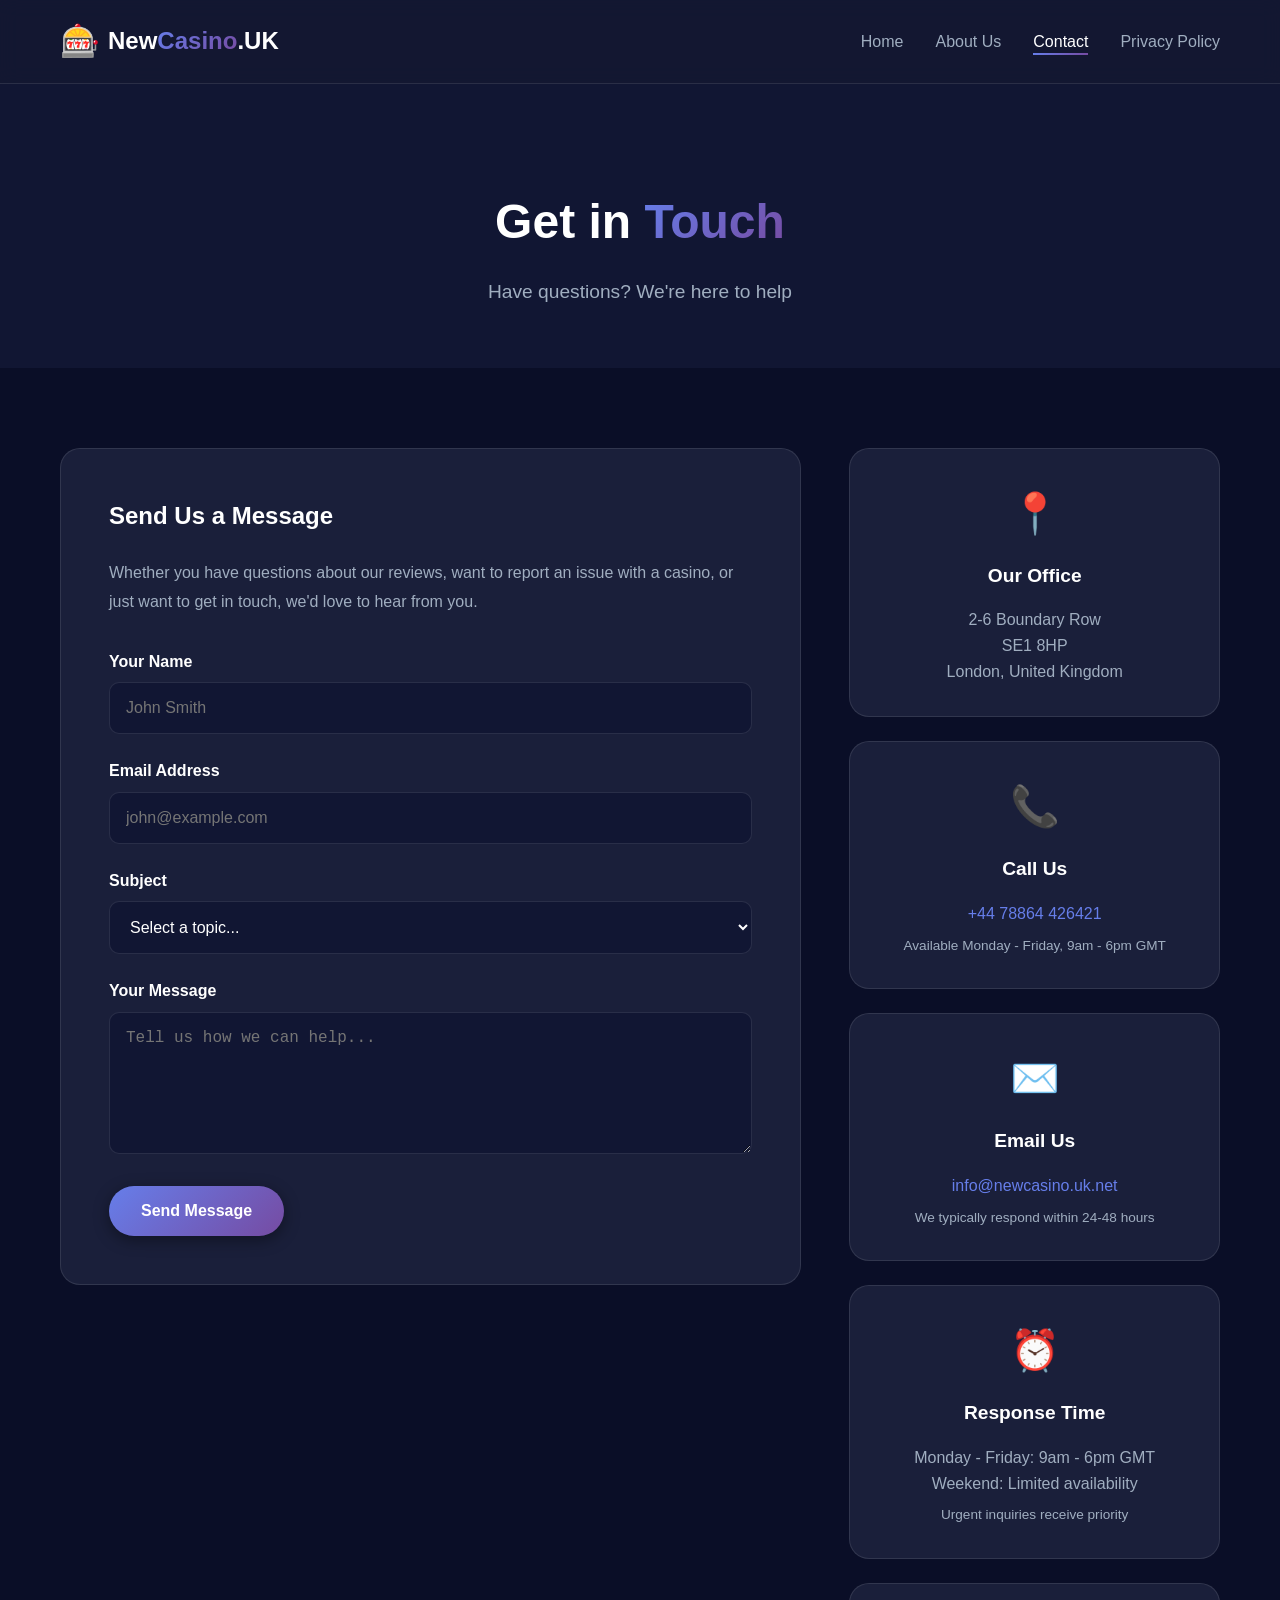
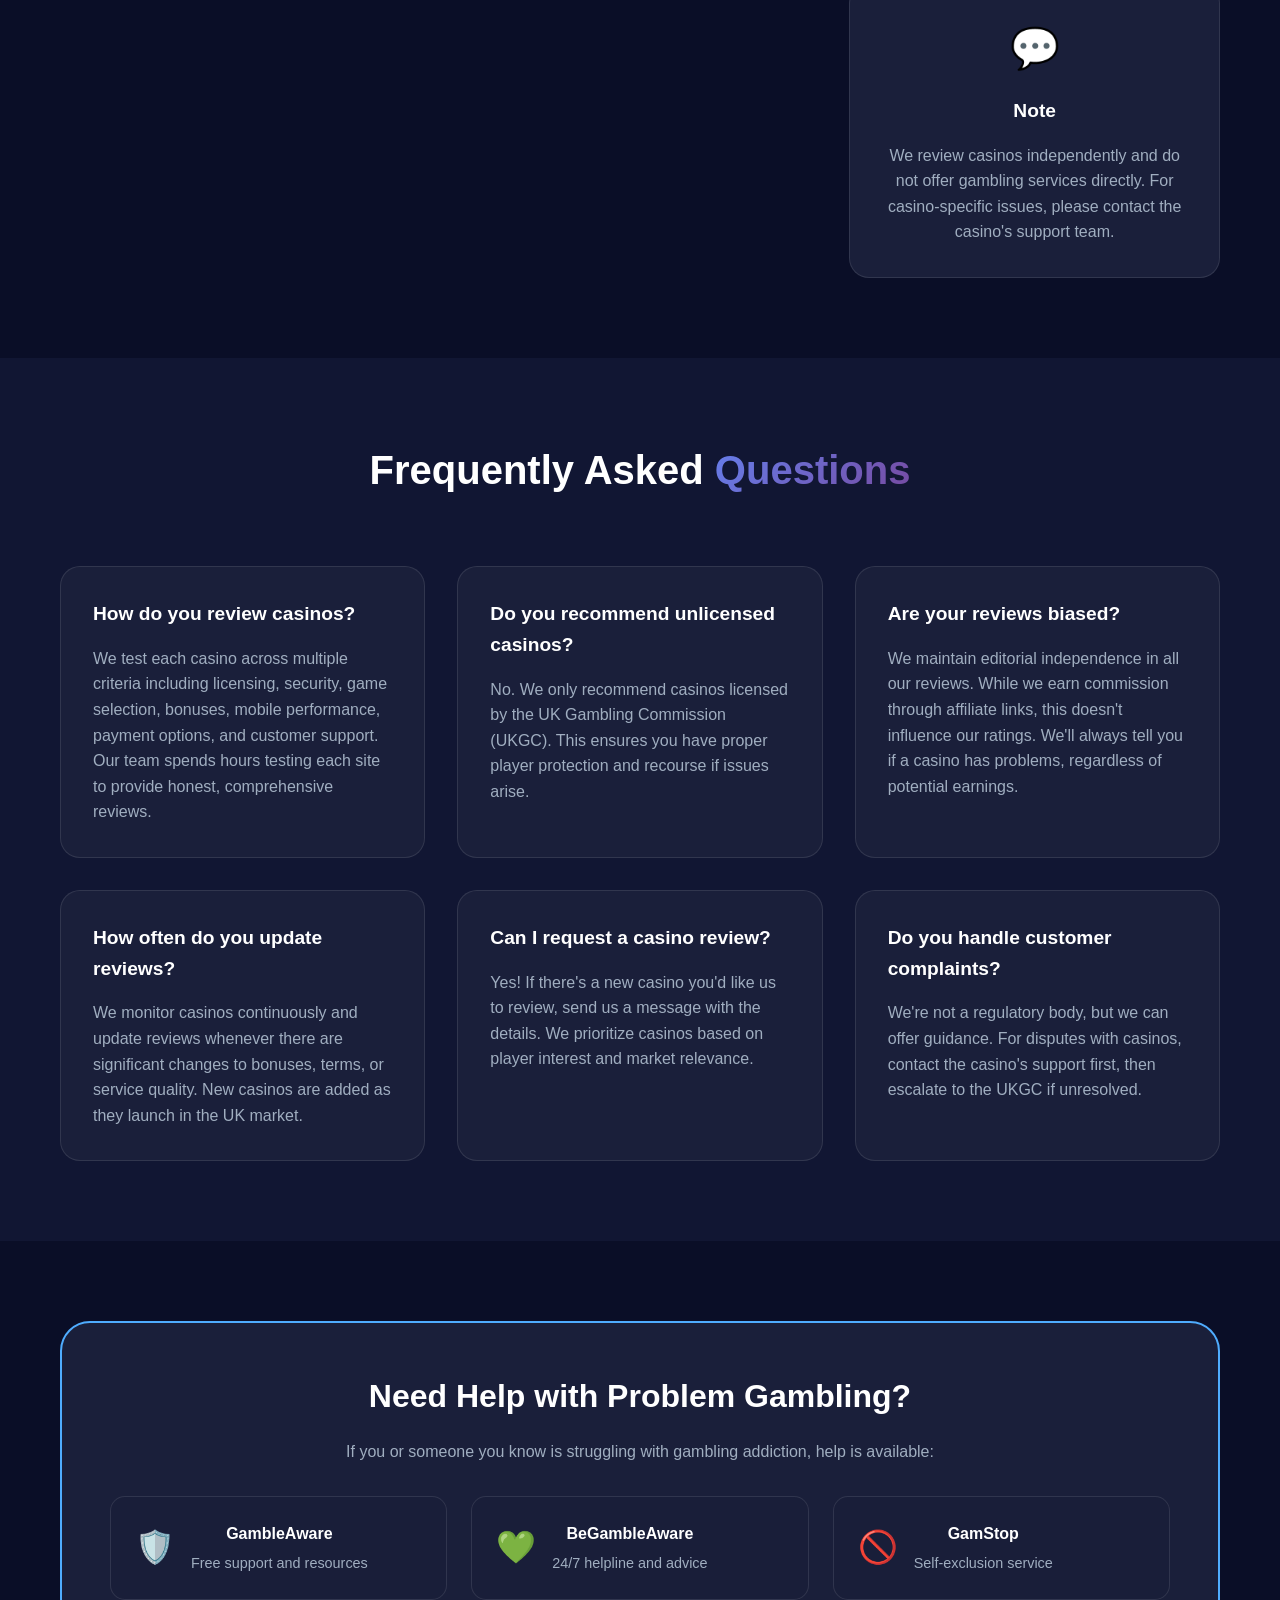
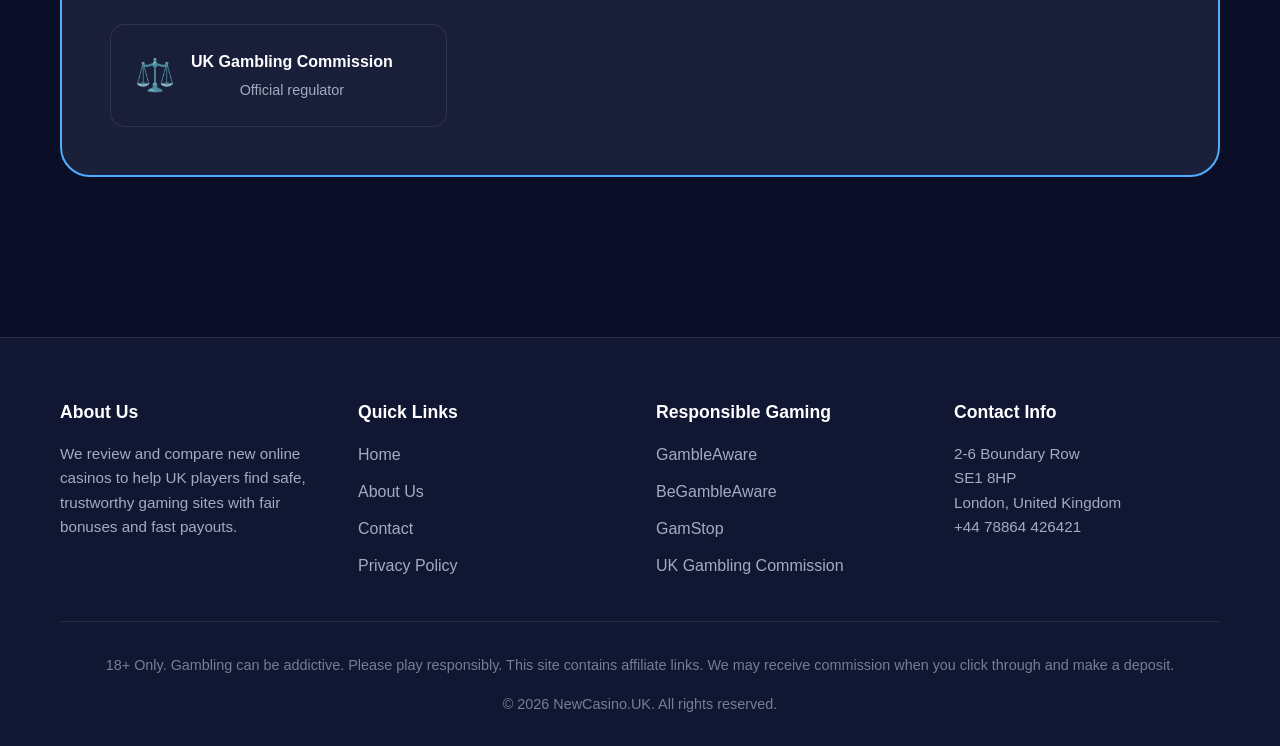
<file: contact.html>
<!DOCTYPE html>
<html lang="en">
<head>
    <meta charset="UTF-8">
    <meta name="viewport" content="width=device-width, initial-scale=1.0">
    <title>Contact Us | New Online Casino UK</title>
    <meta name="description" content="Get in touch with NewCasino.UK. We're here to help with any questions about online casinos, reviews, or our recommendations.">
    <link rel="stylesheet" href="styles.css">
</head>
<body>
    <!-- Navigation -->
    <nav class="navbar">
        <div class="container">
            <div class="nav-brand">
                <span class="logo-icon">🎰</span>
                <span class="logo-text">New<span class="gradient-text">Casino</span>.UK</span>
            </div>
            <ul class="nav-menu">
                <li><a href="index.html">Home</a></li>
                <li><a href="about.html">About Us</a></li>
                <li><a href="contact.html" class="active">Contact</a></li>
                <li><a href="privacy.html">Privacy Policy</a></li>
            </ul>
        </div>
    </nav>

    <!-- Page Header -->
    <section class="page-header">
        <div class="container">
            <h1>Get in <span class="gradient-text">Touch</span></h1>
            <p>Have questions? We're here to help</p>
        </div>
    </section>

    <!-- Contact Section -->
    <section class="contact-section">
        <div class="container">
            <div class="contact-grid">
                <!-- Contact Form -->
                <div class="contact-form-wrapper">
                    <div class="content-card">
                        <h2>Send Us a Message</h2>
                        <p>Whether you have questions about our reviews, want to report an issue with a casino, or just want to get in touch, we'd love to hear from you.</p>

                        <form class="contact-form" id="contactForm">
                            <div class="form-group">
                                <label for="name">Your Name</label>
                                <input type="text" id="name" name="name" required placeholder="John Smith">
                            </div>

                            <div class="form-group">
                                <label for="email">Email Address</label>
                                <input type="email" id="email" name="email" required placeholder="john@example.com">
                            </div>

                            <div class="form-group">
                                <label for="subject">Subject</label>
                                <select id="subject" name="subject" required>
                                    <option value="">Select a topic...</option>
                                    <option value="general">General Inquiry</option>
                                    <option value="review">Question About a Review</option>
                                    <option value="casino">Report Casino Issue</option>
                                    <option value="partnership">Partnership Opportunity</option>
                                    <option value="other">Other</option>
                                </select>
                            </div>

                            <div class="form-group">
                                <label for="message">Your Message</label>
                                <textarea id="message" name="message" rows="6" required placeholder="Tell us how we can help..."></textarea>
                            </div>

                            <button type="submit" class="btn btn-primary">Send Message</button>
                        </form>

                        <div id="formMessage" class="form-message"></div>
                    </div>
                </div>

                <!-- Contact Info -->
                <div class="contact-info-wrapper">
                    <!-- Address Card -->
                    <div class="info-card-contact">
                        <div class="contact-icon">📍</div>
                        <h3>Our Office</h3>
                        <p>
                            2-6 Boundary Row<br>
                            SE1 8HP<br>
                            London, United Kingdom
                        </p>
                    </div>

                    <!-- Phone Card -->
                    <div class="info-card-contact">
                        <div class="contact-icon">📞</div>
                        <h3>Call Us</h3>
                        <p>
                            <a href="tel:+4478864426421">+44 78864 426421</a>
                        </p>
                        <p class="small-text">Available Monday - Friday, 9am - 6pm GMT</p>
                    </div>

                    <!-- Email Card -->
                    <div class="info-card-contact">
                        <div class="contact-icon">✉️</div>
                        <h3>Email Us</h3>
                        <p>
                            <a href="mailto:info@newcasino.uk.net">info@newcasino.uk.net</a>
                        </p>
                        <p class="small-text">We typically respond within 24-48 hours</p>
                    </div>

                    <!-- Response Time Card -->
                    <div class="info-card-contact">
                        <div class="contact-icon">⏰</div>
                        <h3>Response Time</h3>
                        <p>
                            Monday - Friday: 9am - 6pm GMT<br>
                            Weekend: Limited availability
                        </p>
                        <p class="small-text">Urgent inquiries receive priority</p>
                    </div>

                    <!-- Social Card -->
                    <div class="info-card-contact">
                        <div class="contact-icon">💬</div>
                        <h3>Note</h3>
                        <p>
                            We review casinos independently and do not offer gambling services directly. For casino-specific issues, please contact the casino's support team.
                        </p>
                    </div>
                </div>
            </div>
        </div>
    </section>

    <!-- FAQ Section -->
    <section class="faq-section">
        <div class="container">
            <div class="section-header">
                <h2>Frequently Asked <span class="gradient-text">Questions</span></h2>
            </div>

            <div class="faq-grid">
                <div class="faq-card">
                    <h3>How do you review casinos?</h3>
                    <p>We test each casino across multiple criteria including licensing, security, game selection, bonuses, mobile performance, payment options, and customer support. Our team spends hours testing each site to provide honest, comprehensive reviews.</p>
                </div>

                <div class="faq-card">
                    <h3>Do you recommend unlicensed casinos?</h3>
                    <p>No. We only recommend casinos licensed by the UK Gambling Commission (UKGC). This ensures you have proper player protection and recourse if issues arise.</p>
                </div>

                <div class="faq-card">
                    <h3>Are your reviews biased?</h3>
                    <p>We maintain editorial independence in all our reviews. While we earn commission through affiliate links, this doesn't influence our ratings. We'll always tell you if a casino has problems, regardless of potential earnings.</p>
                </div>

                <div class="faq-card">
                    <h3>How often do you update reviews?</h3>
                    <p>We monitor casinos continuously and update reviews whenever there are significant changes to bonuses, terms, or service quality. New casinos are added as they launch in the UK market.</p>
                </div>

                <div class="faq-card">
                    <h3>Can I request a casino review?</h3>
                    <p>Yes! If there's a new casino you'd like us to review, send us a message with the details. We prioritize casinos based on player interest and market relevance.</p>
                </div>

                <div class="faq-card">
                    <h3>Do you handle customer complaints?</h3>
                    <p>We're not a regulatory body, but we can offer guidance. For disputes with casinos, contact the casino's support first, then escalate to the UKGC if unresolved.</p>
                </div>
            </div>
        </div>
    </section>

    <!-- Responsible Gaming Notice -->
    <section class="responsible-gaming-section">
        <div class="container">
            <div class="responsible-gaming-card">
                <h2>Need Help with Problem Gambling?</h2>
                <p>If you or someone you know is struggling with gambling addiction, help is available:</p>

                <div class="help-resources">
                    <a href="https://www.gambleaware.org" target="_blank" rel="noopener" class="help-link">
                        <span class="help-icon">🛡️</span>
                        <div>
                            <strong>GambleAware</strong>
                            <p>Free support and resources</p>
                        </div>
                    </a>

                    <a href="https://www.begambleaware.org" target="_blank" rel="noopener" class="help-link">
                        <span class="help-icon">💚</span>
                        <div>
                            <strong>BeGambleAware</strong>
                            <p>24/7 helpline and advice</p>
                        </div>
                    </a>

                    <a href="https://www.gamstop.co.uk" target="_blank" rel="noopener" class="help-link">
                        <span class="help-icon">🚫</span>
                        <div>
                            <strong>GamStop</strong>
                            <p>Self-exclusion service</p>
                        </div>
                    </a>

                    <a href="https://www.gamblingcommission.gov.uk" target="_blank" rel="noopener" class="help-link">
                        <span class="help-icon">⚖️</span>
                        <div>
                            <strong>UK Gambling Commission</strong>
                            <p>Official regulator</p>
                        </div>
                    </a>
                </div>
            </div>
        </div>
    </section>

    <!-- Footer -->
    <footer class="footer">
        <div class="container">
            <div class="footer-grid">
                <div class="footer-col">
                    <h4>About Us</h4>
                    <p>We review and compare new online casinos to help UK players find safe, trustworthy gaming sites with fair bonuses and fast payouts.</p>
                </div>
                <div class="footer-col">
                    <h4>Quick Links</h4>
                    <ul>
                        <li><a href="index.html">Home</a></li>
                        <li><a href="about.html">About Us</a></li>
                        <li><a href="contact.html">Contact</a></li>
                        <li><a href="privacy.html">Privacy Policy</a></li>
                    </ul>
                </div>
                <div class="footer-col">
                    <h4>Responsible Gaming</h4>
                    <ul>
                        <li><a href="https://www.gambleaware.org" target="_blank" rel="noopener">GambleAware</a></li>
                        <li><a href="https://www.begambleaware.org" target="_blank" rel="noopener">BeGambleAware</a></li>
                        <li><a href="https://www.gamstop.co.uk" target="_blank" rel="noopener">GamStop</a></li>
                        <li><a href="https://www.gamblingcommission.gov.uk" target="_blank" rel="noopener">UK Gambling Commission</a></li>
                    </ul>
                </div>
                <div class="footer-col">
                    <h4>Contact Info</h4>
                    <p>2-6 Boundary Row<br>SE1 8HP<br>London, United Kingdom</p>
                    <p><a href="tel:+4478864426421">+44 78864 426421</a></p>
                </div>
            </div>
            <div class="footer-bottom">
                <p class="disclaimer">
                    18+ Only. Gambling can be addictive. Please play responsibly. This site contains affiliate links. We may receive commission when you click through and make a deposit.
                </p>
                <p>&copy; 2026 NewCasino.UK. All rights reserved.</p>
            </div>
        </div>
    </footer>

    <script src="script.js"></script>
</body>
</html>
</file>
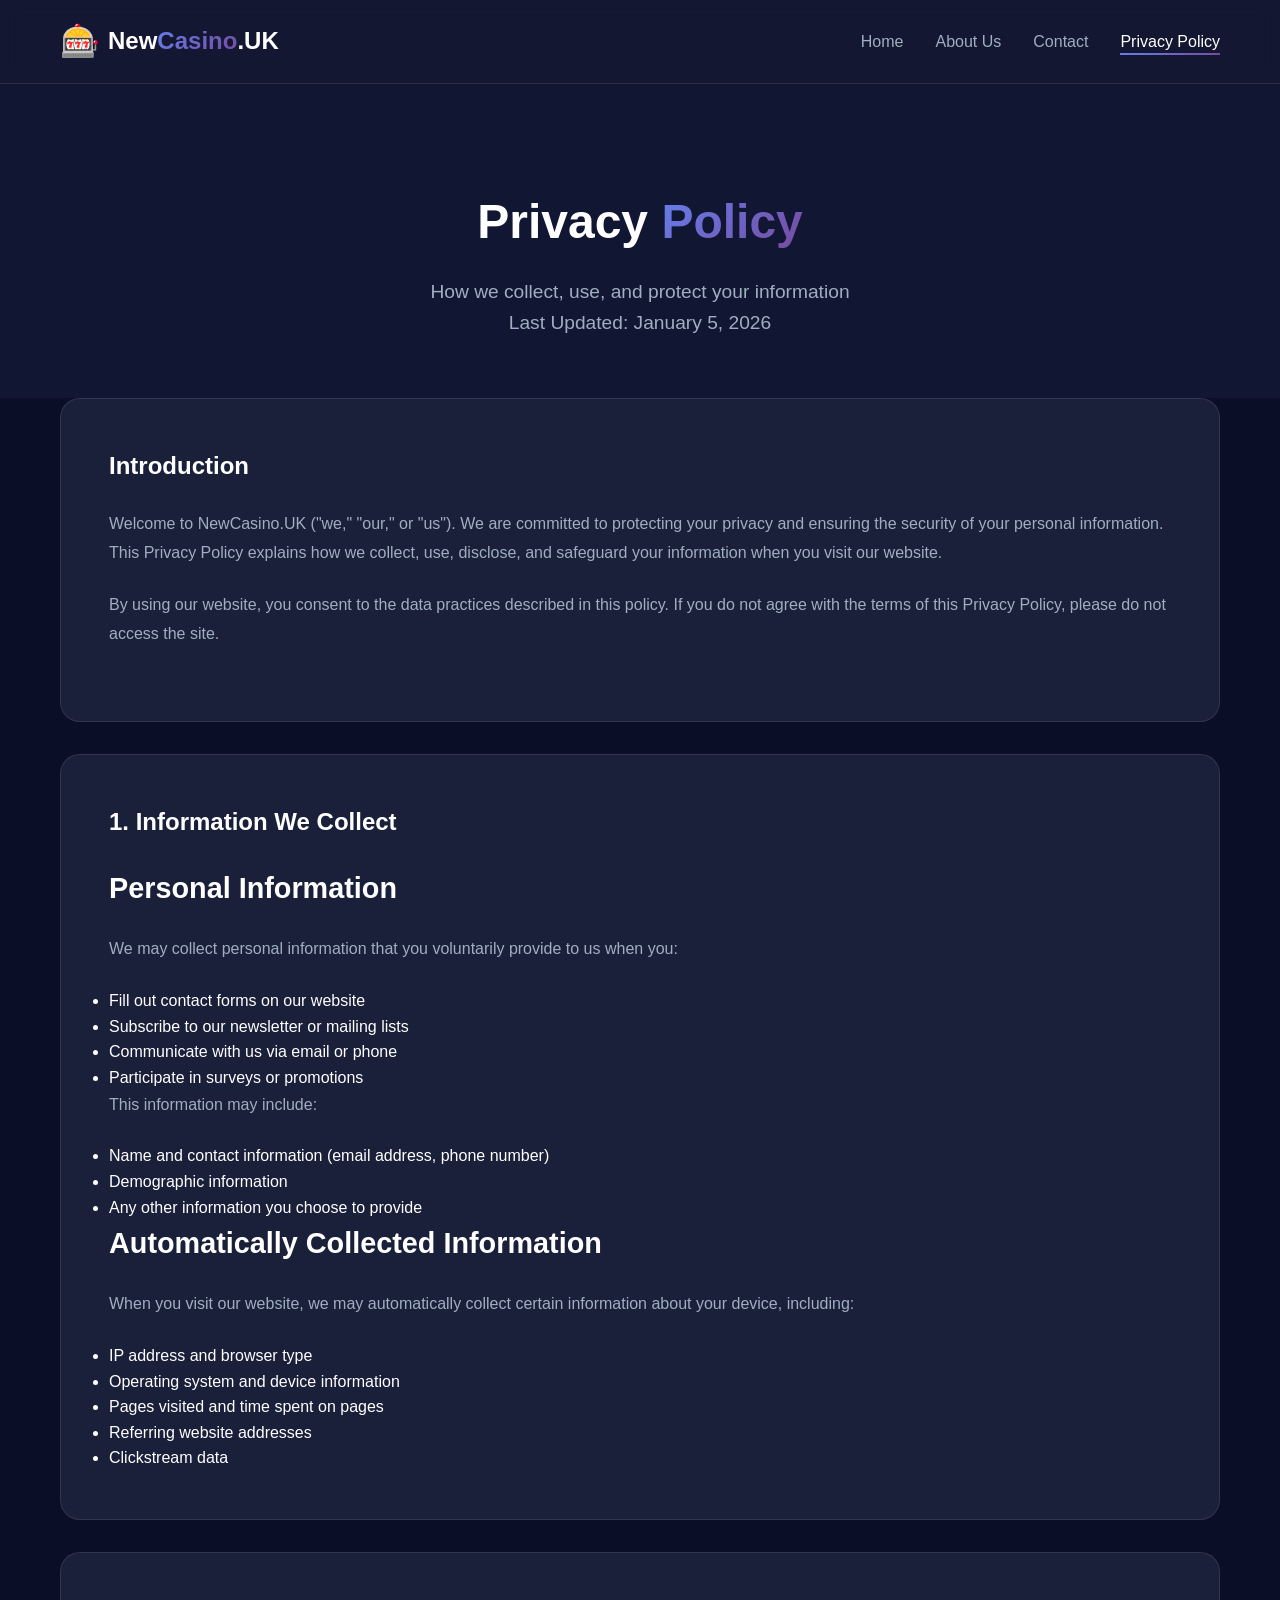
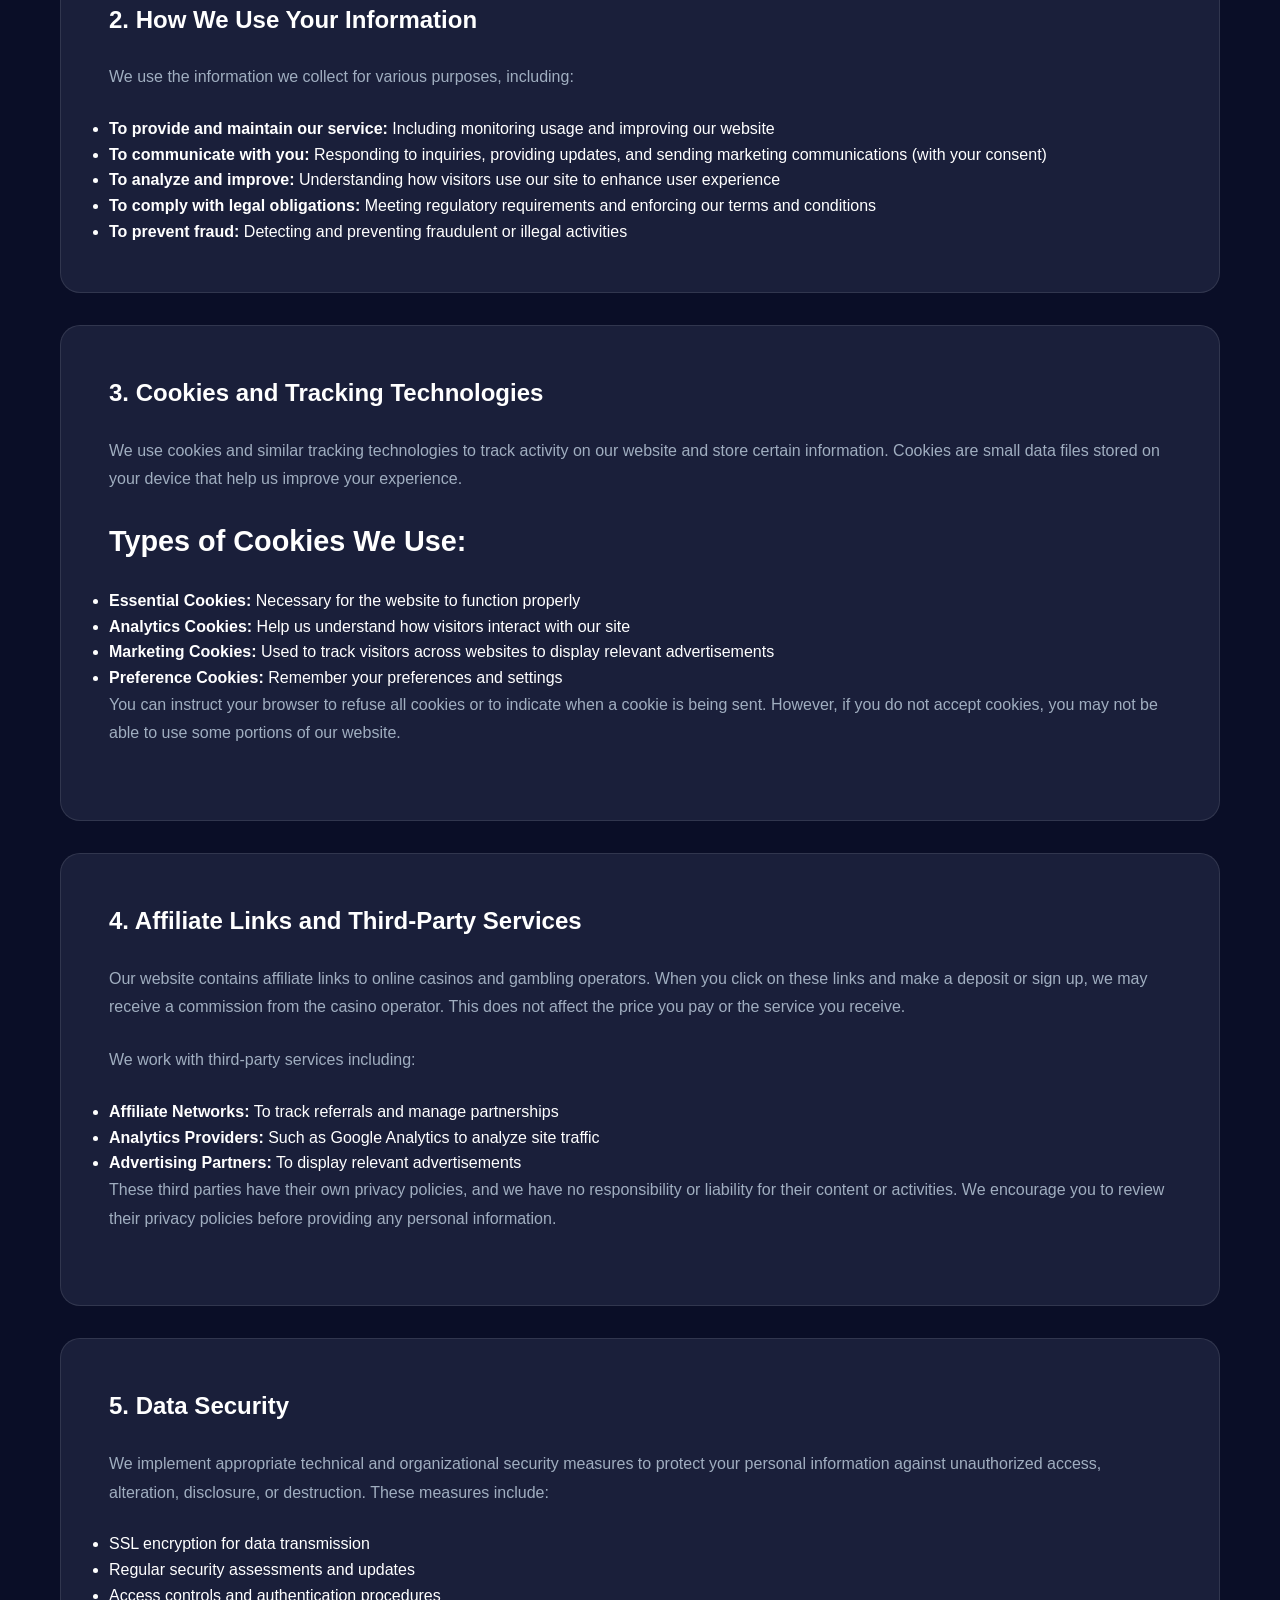
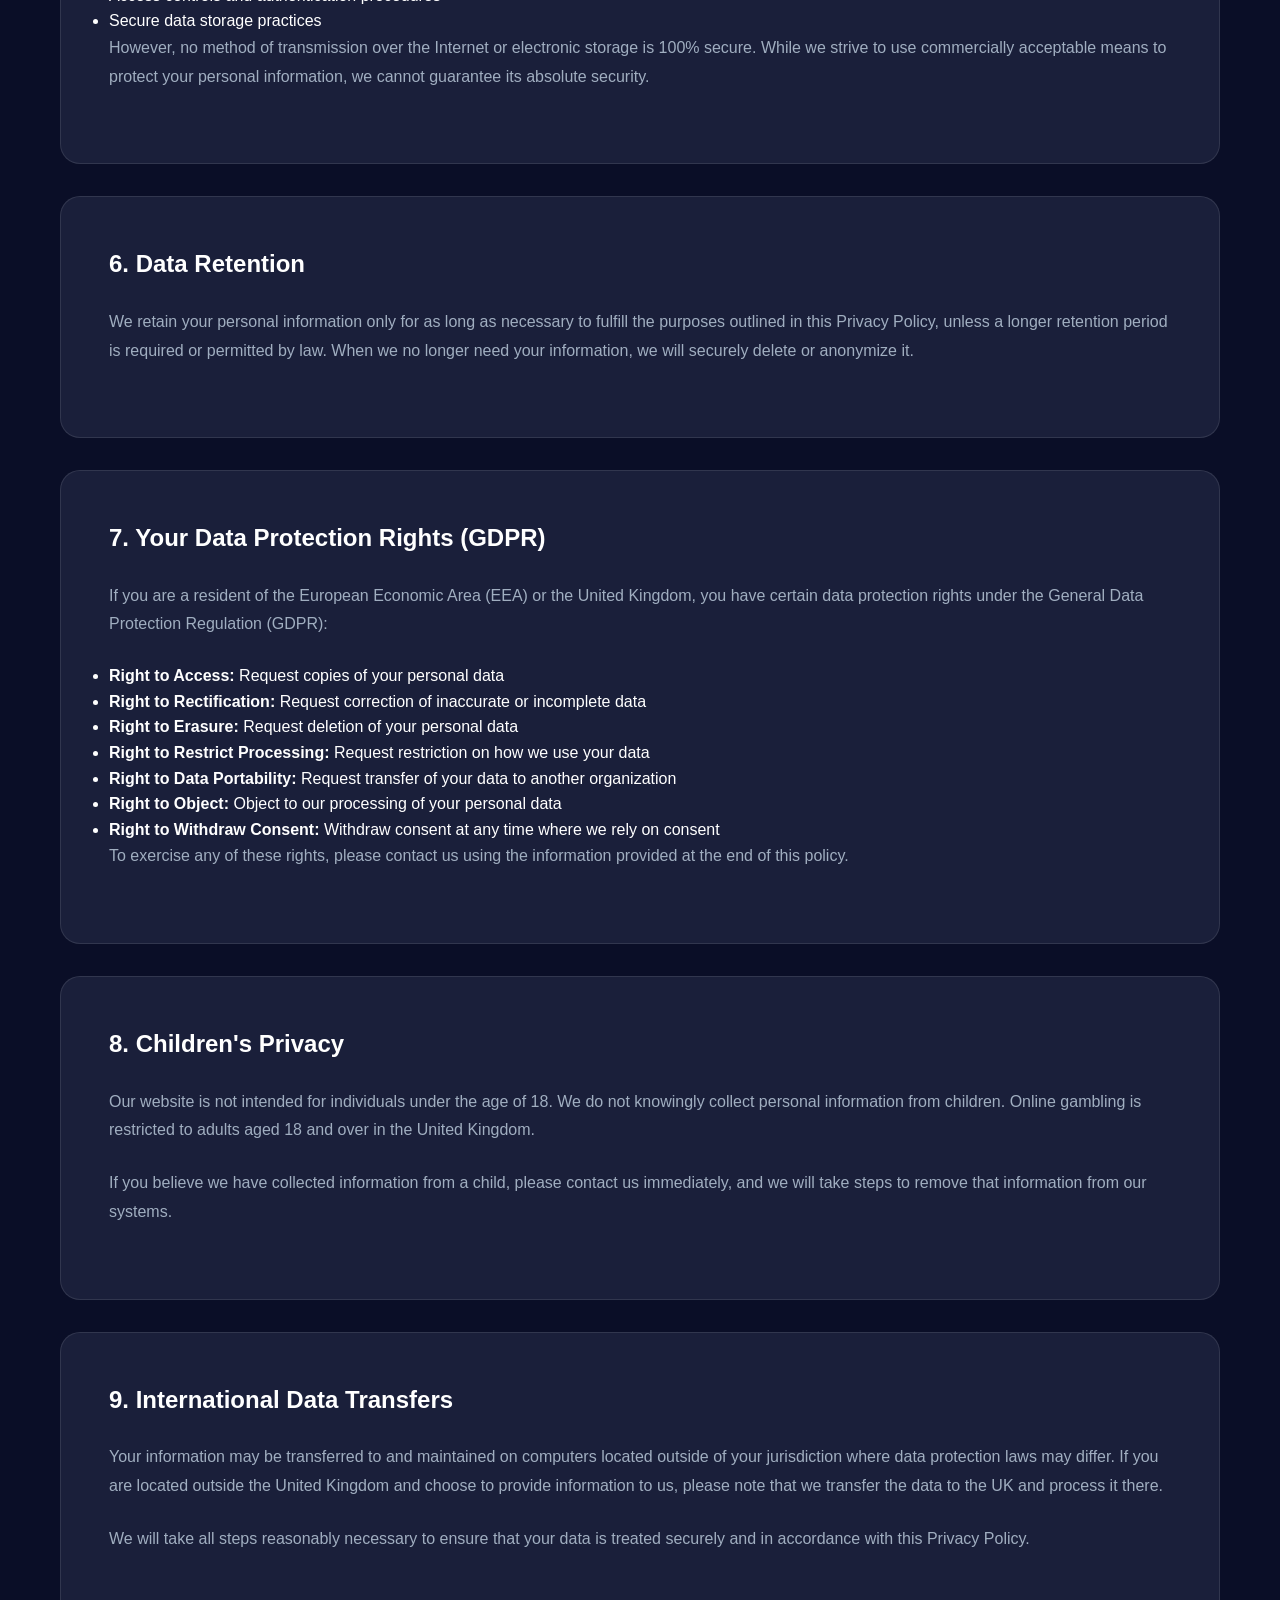
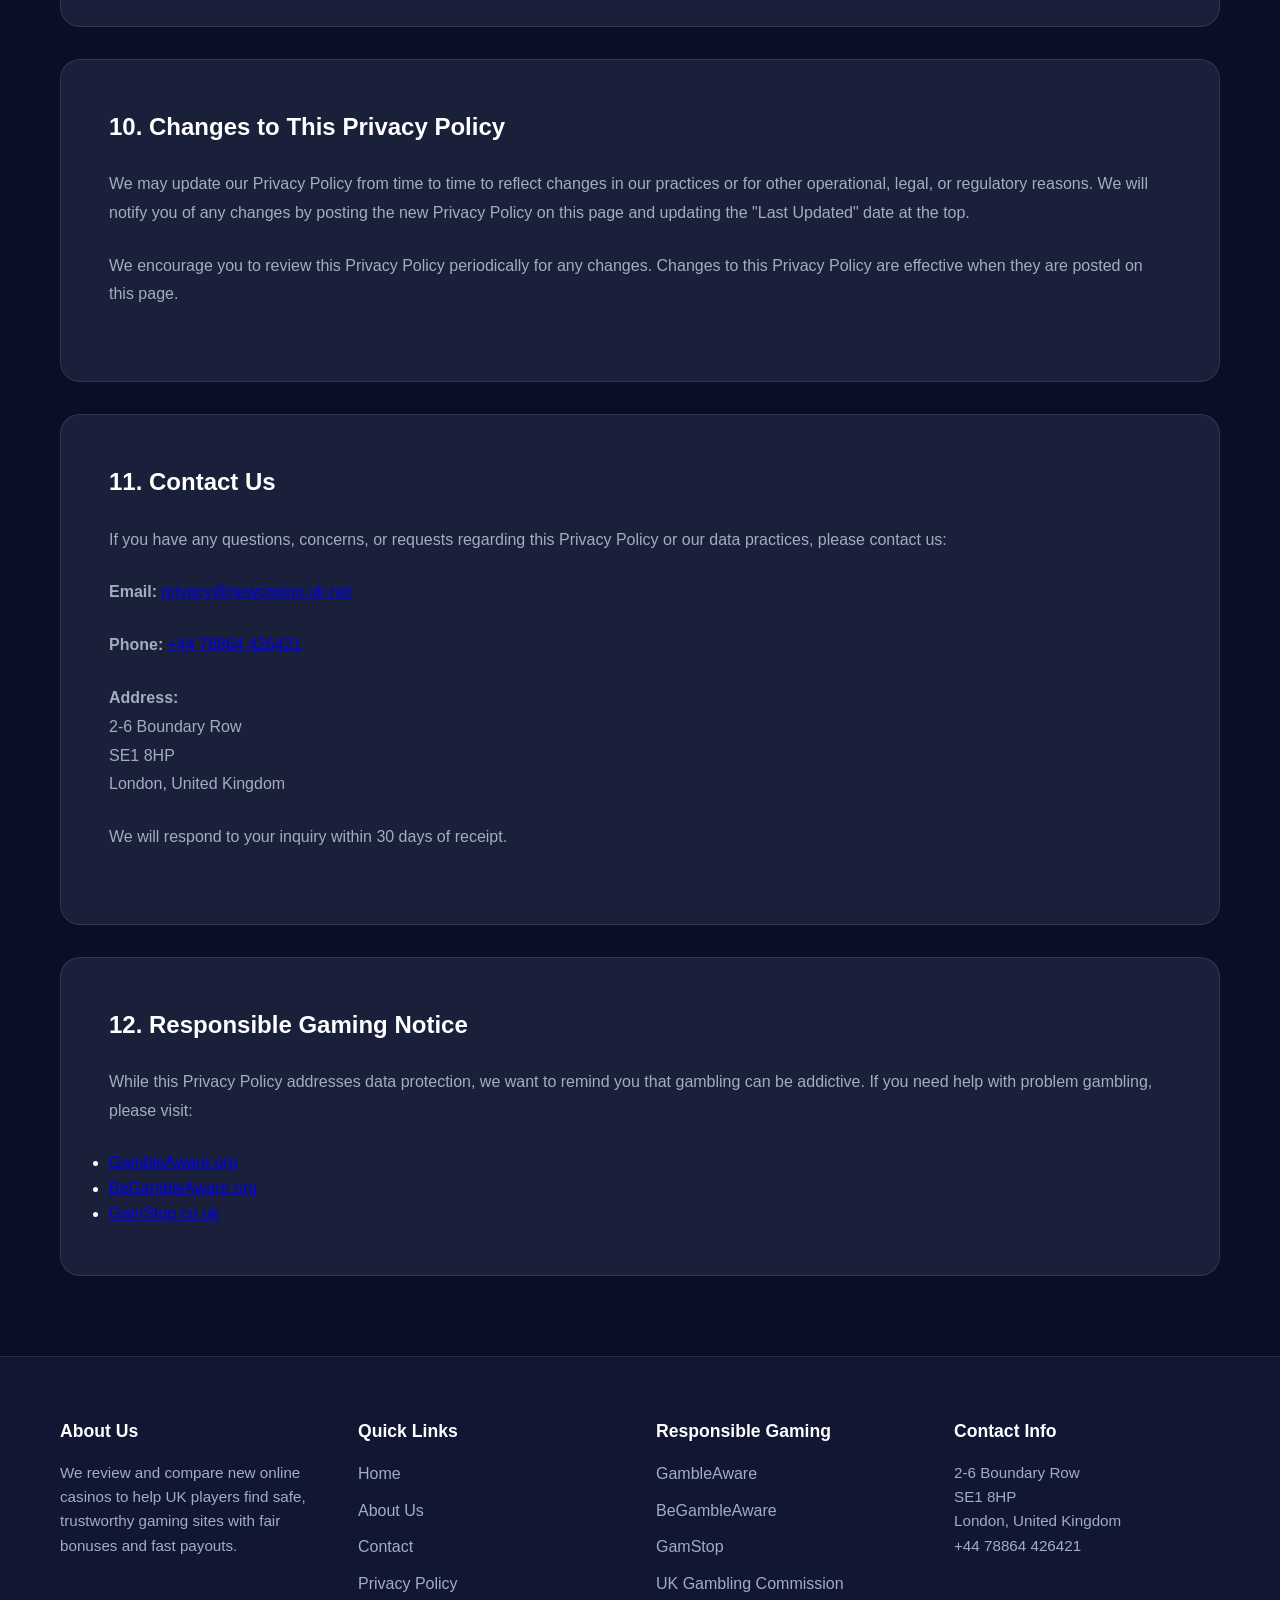
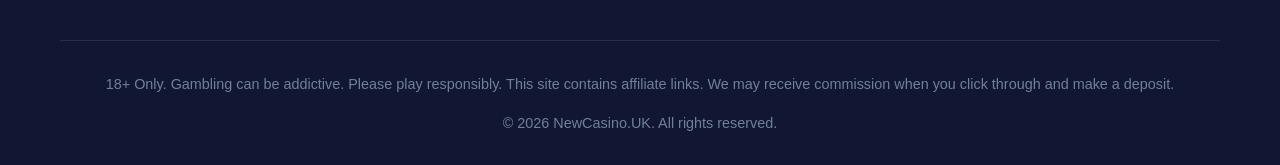
<file: privacy.html>
<!DOCTYPE html>
<html lang="en">
<head>
    <meta charset="UTF-8">
    <meta name="viewport" content="width=device-width, initial-scale=1.0">
    <title>Privacy Policy | New Online Casino UK</title>
    <meta name="description" content="Privacy Policy for NewCasino.UK. Learn how we collect, use, and protect your personal information.">
    <link rel="stylesheet" href="styles.css">
</head>
<body>
    <!-- Navigation -->
    <nav class="navbar">
        <div class="container">
            <div class="nav-brand">
                <span class="logo-icon">🎰</span>
                <span class="logo-text">New<span class="gradient-text">Casino</span>.UK</span>
            </div>
            <ul class="nav-menu">
                <li><a href="index.html">Home</a></li>
                <li><a href="about.html">About Us</a></li>
                <li><a href="contact.html">Contact</a></li>
                <li><a href="privacy.html" class="active">Privacy Policy</a></li>
            </ul>
        </div>
    </nav>

    <!-- Page Header -->
    <section class="page-header">
        <div class="container">
            <h1>Privacy <span class="gradient-text">Policy</span></h1>
            <p>How we collect, use, and protect your information</p>
            <p class="small-meta">Last Updated: January 5, 2026</p>
        </div>
    </section>

    <!-- Privacy Policy Content -->
    <section class="policy-section">
        <div class="container">
            <div class="content-card">
                <h2>Introduction</h2>
                <p>
                    Welcome to NewCasino.UK ("we," "our," or "us"). We are committed to protecting your privacy and ensuring the security of your personal information. This Privacy Policy explains how we collect, use, disclose, and safeguard your information when you visit our website.
                </p>
                <p>
                    By using our website, you consent to the data practices described in this policy. If you do not agree with the terms of this Privacy Policy, please do not access the site.
                </p>
            </div>

            <div class="content-card">
                <h2>1. Information We Collect</h2>

                <h3>Personal Information</h3>
                <p>We may collect personal information that you voluntarily provide to us when you:</p>
                <ul>
                    <li>Fill out contact forms on our website</li>
                    <li>Subscribe to our newsletter or mailing lists</li>
                    <li>Communicate with us via email or phone</li>
                    <li>Participate in surveys or promotions</li>
                </ul>
                <p>This information may include:</p>
                <ul>
                    <li>Name and contact information (email address, phone number)</li>
                    <li>Demographic information</li>
                    <li>Any other information you choose to provide</li>
                </ul>

                <h3>Automatically Collected Information</h3>
                <p>When you visit our website, we may automatically collect certain information about your device, including:</p>
                <ul>
                    <li>IP address and browser type</li>
                    <li>Operating system and device information</li>
                    <li>Pages visited and time spent on pages</li>
                    <li>Referring website addresses</li>
                    <li>Clickstream data</li>
                </ul>
            </div>

            <div class="content-card">
                <h2>2. How We Use Your Information</h2>
                <p>We use the information we collect for various purposes, including:</p>
                <ul>
                    <li><strong>To provide and maintain our service:</strong> Including monitoring usage and improving our website</li>
                    <li><strong>To communicate with you:</strong> Responding to inquiries, providing updates, and sending marketing communications (with your consent)</li>
                    <li><strong>To analyze and improve:</strong> Understanding how visitors use our site to enhance user experience</li>
                    <li><strong>To comply with legal obligations:</strong> Meeting regulatory requirements and enforcing our terms and conditions</li>
                    <li><strong>To prevent fraud:</strong> Detecting and preventing fraudulent or illegal activities</li>
                </ul>
            </div>

            <div class="content-card">
                <h2>3. Cookies and Tracking Technologies</h2>
                <p>
                    We use cookies and similar tracking technologies to track activity on our website and store certain information. Cookies are small data files stored on your device that help us improve your experience.
                </p>

                <h3>Types of Cookies We Use:</h3>
                <ul>
                    <li><strong>Essential Cookies:</strong> Necessary for the website to function properly</li>
                    <li><strong>Analytics Cookies:</strong> Help us understand how visitors interact with our site</li>
                    <li><strong>Marketing Cookies:</strong> Used to track visitors across websites to display relevant advertisements</li>
                    <li><strong>Preference Cookies:</strong> Remember your preferences and settings</li>
                </ul>

                <p>
                    You can instruct your browser to refuse all cookies or to indicate when a cookie is being sent. However, if you do not accept cookies, you may not be able to use some portions of our website.
                </p>
            </div>

            <div class="content-card">
                <h2>4. Affiliate Links and Third-Party Services</h2>
                <p>
                    Our website contains affiliate links to online casinos and gambling operators. When you click on these links and make a deposit or sign up, we may receive a commission from the casino operator. This does not affect the price you pay or the service you receive.
                </p>
                <p>
                    We work with third-party services including:
                </p>
                <ul>
                    <li><strong>Affiliate Networks:</strong> To track referrals and manage partnerships</li>
                    <li><strong>Analytics Providers:</strong> Such as Google Analytics to analyze site traffic</li>
                    <li><strong>Advertising Partners:</strong> To display relevant advertisements</li>
                </ul>
                <p>
                    These third parties have their own privacy policies, and we have no responsibility or liability for their content or activities. We encourage you to review their privacy policies before providing any personal information.
                </p>
            </div>

            <div class="content-card">
                <h2>5. Data Security</h2>
                <p>
                    We implement appropriate technical and organizational security measures to protect your personal information against unauthorized access, alteration, disclosure, or destruction. These measures include:
                </p>
                <ul>
                    <li>SSL encryption for data transmission</li>
                    <li>Regular security assessments and updates</li>
                    <li>Access controls and authentication procedures</li>
                    <li>Secure data storage practices</li>
                </ul>
                <p>
                    However, no method of transmission over the Internet or electronic storage is 100% secure. While we strive to use commercially acceptable means to protect your personal information, we cannot guarantee its absolute security.
                </p>
            </div>

            <div class="content-card">
                <h2>6. Data Retention</h2>
                <p>
                    We retain your personal information only for as long as necessary to fulfill the purposes outlined in this Privacy Policy, unless a longer retention period is required or permitted by law. When we no longer need your information, we will securely delete or anonymize it.
                </p>
            </div>

            <div class="content-card">
                <h2>7. Your Data Protection Rights (GDPR)</h2>
                <p>
                    If you are a resident of the European Economic Area (EEA) or the United Kingdom, you have certain data protection rights under the General Data Protection Regulation (GDPR):
                </p>
                <ul>
                    <li><strong>Right to Access:</strong> Request copies of your personal data</li>
                    <li><strong>Right to Rectification:</strong> Request correction of inaccurate or incomplete data</li>
                    <li><strong>Right to Erasure:</strong> Request deletion of your personal data</li>
                    <li><strong>Right to Restrict Processing:</strong> Request restriction on how we use your data</li>
                    <li><strong>Right to Data Portability:</strong> Request transfer of your data to another organization</li>
                    <li><strong>Right to Object:</strong> Object to our processing of your personal data</li>
                    <li><strong>Right to Withdraw Consent:</strong> Withdraw consent at any time where we rely on consent</li>
                </ul>
                <p>
                    To exercise any of these rights, please contact us using the information provided at the end of this policy.
                </p>
            </div>

            <div class="content-card">
                <h2>8. Children's Privacy</h2>
                <p>
                    Our website is not intended for individuals under the age of 18. We do not knowingly collect personal information from children. Online gambling is restricted to adults aged 18 and over in the United Kingdom.
                </p>
                <p>
                    If you believe we have collected information from a child, please contact us immediately, and we will take steps to remove that information from our systems.
                </p>
            </div>

            <div class="content-card">
                <h2>9. International Data Transfers</h2>
                <p>
                    Your information may be transferred to and maintained on computers located outside of your jurisdiction where data protection laws may differ. If you are located outside the United Kingdom and choose to provide information to us, please note that we transfer the data to the UK and process it there.
                </p>
                <p>
                    We will take all steps reasonably necessary to ensure that your data is treated securely and in accordance with this Privacy Policy.
                </p>
            </div>

            <div class="content-card">
                <h2>10. Changes to This Privacy Policy</h2>
                <p>
                    We may update our Privacy Policy from time to time to reflect changes in our practices or for other operational, legal, or regulatory reasons. We will notify you of any changes by posting the new Privacy Policy on this page and updating the "Last Updated" date at the top.
                </p>
                <p>
                    We encourage you to review this Privacy Policy periodically for any changes. Changes to this Privacy Policy are effective when they are posted on this page.
                </p>
            </div>

            <div class="content-card">
                <h2>11. Contact Us</h2>
                <p>
                    If you have any questions, concerns, or requests regarding this Privacy Policy or our data practices, please contact us:
                </p>
                <div class="contact-details">
                    <p><strong>Email:</strong> <a href="mailto:privacy@newcasino.uk.net">privacy@newcasino.uk.net</a></p>
                    <p><strong>Phone:</strong> <a href="tel:+4478864426421">+44 78864 426421</a></p>
                    <p><strong>Address:</strong><br>
                    2-6 Boundary Row<br>
                    SE1 8HP<br>
                    London, United Kingdom</p>
                </div>
                <p>
                    We will respond to your inquiry within 30 days of receipt.
                </p>
            </div>

            <div class="content-card">
                <h2>12. Responsible Gaming Notice</h2>
                <p>
                    While this Privacy Policy addresses data protection, we want to remind you that gambling can be addictive. If you need help with problem gambling, please visit:
                </p>
                <ul>
                    <li><a href="https://www.gambleaware.org" target="_blank" rel="noopener">GambleAware.org</a></li>
                    <li><a href="https://www.begambleaware.org" target="_blank" rel="noopener">BeGambleAware.org</a></li>
                    <li><a href="https://www.gamstop.co.uk" target="_blank" rel="noopener">GamStop.co.uk</a></li>
                </ul>
            </div>
        </div>
    </section>

    <!-- Footer -->
    <footer class="footer">
        <div class="container">
            <div class="footer-grid">
                <div class="footer-col">
                    <h4>About Us</h4>
                    <p>We review and compare new online casinos to help UK players find safe, trustworthy gaming sites with fair bonuses and fast payouts.</p>
                </div>
                <div class="footer-col">
                    <h4>Quick Links</h4>
                    <ul>
                        <li><a href="index.html">Home</a></li>
                        <li><a href="about.html">About Us</a></li>
                        <li><a href="contact.html">Contact</a></li>
                        <li><a href="privacy.html">Privacy Policy</a></li>
                    </ul>
                </div>
                <div class="footer-col">
                    <h4>Responsible Gaming</h4>
                    <ul>
                        <li><a href="https://www.gambleaware.org" target="_blank" rel="noopener">GambleAware</a></li>
                        <li><a href="https://www.begambleaware.org" target="_blank" rel="noopener">BeGambleAware</a></li>
                        <li><a href="https://www.gamstop.co.uk" target="_blank" rel="noopener">GamStop</a></li>
                        <li><a href="https://www.gamblingcommission.gov.uk" target="_blank" rel="noopener">UK Gambling Commission</a></li>
                    </ul>
                </div>
                <div class="footer-col">
                    <h4>Contact Info</h4>
                    <p>2-6 Boundary Row<br>SE1 8HP<br>London, United Kingdom</p>
                    <p><a href="tel:+4478864426421">+44 78864 426421</a></p>
                </div>
            </div>
            <div class="footer-bottom">
                <p class="disclaimer">
                    18+ Only. Gambling can be addictive. Please play responsibly. This site contains affiliate links. We may receive commission when you click through and make a deposit.
                </p>
                <p>&copy; 2026 NewCasino.UK. All rights reserved.</p>
            </div>
        </div>
    </footer>

    <script src="script.js"></script>
</body>
</html>
</file>
<file: styles.css>
/* ====================================
   RESET & BASE STYLES
   ==================================== */
* {
    margin: 0;
    padding: 0;
    box-sizing: border-box;
}

:root {
    /* Dark Theme Colors */
    --bg-primary: #0a0e27;
    --bg-secondary: #111633;
    --bg-card: #1a1f3a;
    --bg-card-hover: #202747;

    /* Gradient Colors */
    --gradient-primary: linear-gradient(135deg, #667eea 0%, #764ba2 100%);
    --gradient-secondary: linear-gradient(135deg, #f093fb 0%, #f5576c 100%);
    --gradient-success: linear-gradient(135deg, #4facfe 0%, #00f2fe 100%);
    --gradient-gold: linear-gradient(135deg, #ffd89b 0%, #ff6e7f 100%);

    /* Text Colors */
    --text-primary: #ffffff;
    --text-secondary: #a0aec0;
    --text-muted: #718096;

    /* Accent Colors */
    --accent-purple: #667eea;
    --accent-pink: #f093fb;
    --accent-blue: #4facfe;
    --accent-gold: #ffd89b;

    /* Glass Effect */
    --glass-bg: rgba(26, 31, 58, 0.6);
    --glass-border: rgba(255, 255, 255, 0.1);

    /* Shadows & Glows */
    --shadow-sm: 0 2px 8px rgba(0, 0, 0, 0.3);
    --shadow-md: 0 4px 16px rgba(0, 0, 0, 0.4);
    --shadow-lg: 0 8px 32px rgba(0, 0, 0, 0.5);
    --glow-purple: 0 0 30px rgba(102, 126, 234, 0.5);
    --glow-pink: 0 0 30px rgba(240, 147, 251, 0.5);
}

body {
    font-family: -apple-system, BlinkMacSystemFont, 'Segoe UI', Roboto, 'Helvetica Neue', Arial, sans-serif;
    background: var(--bg-primary);
    color: var(--text-primary);
    line-height: 1.6;
    overflow-x: hidden;
}

.container {
    max-width: 1200px;
    margin: 0 auto;
    padding: 0 20px;
}

/* ====================================
   NAVIGATION
   ==================================== */
.navbar {
    background: var(--glass-bg);
    backdrop-filter: blur(10px);
    border-bottom: 1px solid var(--glass-border);
    padding: 1rem 0;
    position: sticky;
    top: 0;
    z-index: 1000;
    animation: slideDown 0.5s ease;
}

@keyframes slideDown {
    from {
        transform: translateY(-100%);
        opacity: 0;
    }
    to {
        transform: translateY(0);
        opacity: 1;
    }
}

.navbar .container {
    display: flex;
    justify-content: space-between;
    align-items: center;
}

.nav-brand {
    display: flex;
    align-items: center;
    gap: 0.5rem;
    font-size: 1.5rem;
    font-weight: bold;
}

.logo-icon {
    font-size: 2rem;
}

.logo-text {
    color: var(--text-primary);
}

.gradient-text {
    background: var(--gradient-primary);
    -webkit-background-clip: text;
    -webkit-text-fill-color: transparent;
    background-clip: text;
}

.nav-menu {
    display: flex;
    list-style: none;
    gap: 2rem;
}

.nav-menu a {
    color: var(--text-secondary);
    text-decoration: none;
    font-weight: 500;
    transition: color 0.3s ease;
    position: relative;
}

.nav-menu a:hover,
.nav-menu a.active {
    color: var(--text-primary);
}

.nav-menu a::after {
    content: '';
    position: absolute;
    bottom: -5px;
    left: 0;
    width: 0;
    height: 2px;
    background: var(--gradient-primary);
    transition: width 0.3s ease;
}

.nav-menu a:hover::after,
.nav-menu a.active::after {
    width: 100%;
}

/* ====================================
   HERO SECTION
   ==================================== */
.hero {
    position: relative;
    padding: 120px 0 80px;
    overflow: hidden;
}

.hero-background {
    position: absolute;
    top: 0;
    left: 0;
    right: 0;
    bottom: 0;
    background:
        radial-gradient(circle at 20% 50%, rgba(102, 126, 234, 0.15) 0%, transparent 50%),
        radial-gradient(circle at 80% 50%, rgba(240, 147, 251, 0.15) 0%, transparent 50%);
    animation: gradientShift 15s ease infinite;
}

@keyframes gradientShift {
    0%, 100% { opacity: 1; }
    50% { opacity: 0.7; }
}

.hero .container {
    position: relative;
    z-index: 1;
    text-align: center;
}

.hero-badge {
    display: inline-block;
    padding: 0.5rem 1.5rem;
    background: var(--glass-bg);
    border: 1px solid var(--glass-border);
    border-radius: 50px;
    font-size: 0.9rem;
    margin-bottom: 2rem;
    animation: fadeInUp 0.8s ease;
}

.glow-badge {
    box-shadow: var(--glow-purple);
    animation: pulse 3s ease infinite;
}

@keyframes pulse {
    0%, 100% { box-shadow: var(--glow-purple); }
    50% { box-shadow: 0 0 40px rgba(102, 126, 234, 0.7); }
}

@keyframes fadeInUp {
    from {
        transform: translateY(30px);
        opacity: 0;
    }
    to {
        transform: translateY(0);
        opacity: 1;
    }
}

.hero-title {
    font-size: 3.5rem;
    font-weight: 800;
    line-height: 1.2;
    margin-bottom: 1.5rem;
    animation: fadeInUp 1s ease;
}

.gradient-text-hero {
    background: var(--gradient-primary);
    -webkit-background-clip: text;
    -webkit-text-fill-color: transparent;
    background-clip: text;
    animation: gradientText 3s ease infinite;
    background-size: 200% 200%;
}

@keyframes gradientText {
    0%, 100% { background-position: 0% 50%; }
    50% { background-position: 100% 50%; }
}

.hero-subtitle {
    font-size: 1.2rem;
    color: var(--text-secondary);
    margin-bottom: 2.5rem;
    animation: fadeInUp 1.2s ease;
}

.hero-cta {
    display: flex;
    gap: 1rem;
    justify-content: center;
    animation: fadeInUp 1.4s ease;
}

/* ====================================
   BUTTONS
   ==================================== */
.btn {
    display: inline-block;
    padding: 1rem 2rem;
    border-radius: 50px;
    font-weight: 600;
    text-decoration: none;
    transition: all 0.3s ease;
    border: none;
    cursor: pointer;
    font-size: 1rem;
}

.btn-primary {
    background: var(--gradient-primary);
    color: var(--text-primary);
    box-shadow: var(--shadow-md);
}

.btn-primary:hover {
    transform: translateY(-3px);
    box-shadow: var(--glow-purple);
}

.btn-secondary {
    background: var(--glass-bg);
    color: var(--text-primary);
    border: 1px solid var(--glass-border);
    backdrop-filter: blur(10px);
}

.btn-secondary:hover {
    background: var(--bg-card-hover);
    border-color: var(--accent-purple);
}

.btn-casino {
    width: 100%;
    background: var(--gradient-primary);
    color: var(--text-primary);
    box-shadow: var(--shadow-sm);
    text-align: center;
}

.btn-casino:hover {
    transform: translateY(-2px);
    box-shadow: var(--glow-purple);
}

/* ====================================
   ARTICLE METADATA
   ==================================== */
.article-meta {
    padding: 30px 0;
    background: var(--bg-primary);
    border-bottom: 1px solid var(--glass-border);
}

.meta-content {
    display: flex;
    justify-content: center;
    align-items: center;
    gap: 1.5rem;
    flex-wrap: wrap;
    animation: fadeInUp 1.6s ease;
}

.meta-item {
    display: flex;
    align-items: center;
    gap: 0.5rem;
    flex-wrap: wrap;
}

.meta-label {
    color: var(--text-muted);
    font-size: 0.9rem;
    font-weight: 500;
}

.meta-value {
    color: var(--text-primary);
    font-weight: 600;
    font-size: 0.95rem;
}

.meta-subtitle {
    color: var(--accent-purple);
    font-size: 0.85rem;
    font-style: italic;
    margin-left: 0.3rem;
}

.meta-divider {
    color: var(--glass-border);
    font-size: 1.2rem;
}

@media (max-width: 768px) {
    .meta-content {
        flex-direction: column;
        gap: 0.75rem;
    }

    .meta-divider {
        display: none;
    }

    .meta-item {
        justify-content: center;
    }
}

/* ====================================
   STATS SECTION
   ==================================== */
.stats-section {
    padding: 60px 0;
    background: var(--bg-secondary);
}

.stats-grid {
    display: grid;
    grid-template-columns: repeat(auto-fit, minmax(250px, 1fr));
    gap: 2rem;
}

.stat-card {
    text-align: center;
    padding: 2rem;
    background: var(--glass-bg);
    backdrop-filter: blur(10px);
    border: 1px solid var(--glass-border);
    border-radius: 20px;
    transition: all 0.3s ease;
    animation: fadeInUp 0.6s ease;
}

.stat-card:hover {
    transform: translateY(-5px);
    border-color: var(--accent-purple);
    box-shadow: var(--glow-purple);
}

.stat-number {
    font-size: 3rem;
    font-weight: 800;
    background: var(--gradient-primary);
    -webkit-background-clip: text;
    -webkit-text-fill-color: transparent;
    background-clip: text;
    margin-bottom: 0.5rem;
}

.stat-label {
    color: var(--text-secondary);
    font-size: 1.1rem;
}

/* ====================================
   CASINO CARDS
   ==================================== */
.casino-section {
    padding: 80px 0;
}

.section-header {
    text-align: center;
    margin-bottom: 4rem;
}

.section-header h2 {
    font-size: 2.5rem;
    margin-bottom: 1rem;
}

.section-header p {
    color: var(--text-secondary);
    font-size: 1.1rem;
}

.casino-grid {
    display: grid;
    grid-template-columns: repeat(auto-fill, minmax(320px, 1fr));
    gap: 2rem;
}

.casino-card {
    background: var(--bg-card);
    border: 1px solid var(--glass-border);
    border-radius: 20px;
    padding: 2rem;
    position: relative;
    transition: all 0.3s ease;
    animation: fadeInUp 0.6s ease;
}

.casino-card:hover {
    transform: translateY(-10px);
    border-color: var(--accent-purple);
    box-shadow: var(--shadow-lg), var(--glow-purple);
}

.casino-card.featured {
    border: 2px solid var(--accent-purple);
    box-shadow: var(--glow-purple);
}

.casino-badge {
    position: absolute;
    top: 1rem;
    right: 1rem;
    padding: 0.4rem 1rem;
    border-radius: 50px;
    font-size: 0.75rem;
    font-weight: 700;
    text-transform: uppercase;
}

.new-badge {
    background: var(--gradient-success);
}

.featured-badge {
    background: var(--gradient-primary);
}

.hot-badge {
    background: var(--gradient-secondary);
}

.no-deposit-badge {
    background: var(--gradient-gold);
    color: #333;
}

.code-badge {
    background: linear-gradient(135deg, #a8edea 0%, #fed6e3 100%);
    color: #333;
}

.fast-badge {
    background: linear-gradient(135deg, #ff9a9e 0%, #fecfef 100%);
    color: #333;
}

.popular-badge {
    background: linear-gradient(135deg, #ffecd2 0%, #fcb69f 100%);
    color: #333;
}

.kyc-badge {
    background: linear-gradient(135deg, #c1dfc4 0%, #deecdd 100%);
    color: #333;
}

.casino-header {
    margin-bottom: 1.5rem;
}

.casino-name {
    font-size: 1.5rem;
    margin-bottom: 0.5rem;
}

.casino-rating {
    color: var(--accent-gold);
    font-size: 1.2rem;
}

.casino-bonus {
    background: var(--glass-bg);
    border-radius: 15px;
    padding: 1.5rem;
    margin-bottom: 1.5rem;
    text-align: center;
}

.bonus-title {
    font-size: 0.85rem;
    color: var(--text-secondary);
    margin-bottom: 0.5rem;
    text-transform: uppercase;
    letter-spacing: 1px;
}

.bonus-amount {
    font-size: 1.8rem;
    font-weight: 800;
    background: var(--gradient-primary);
    -webkit-background-clip: text;
    -webkit-text-fill-color: transparent;
    background-clip: text;
    margin-bottom: 0.3rem;
}

.bonus-subtitle {
    font-size: 0.9rem;
    color: var(--text-secondary);
}

.casino-features {
    margin-bottom: 1.5rem;
}

.feature {
    color: var(--text-secondary);
    padding: 0.5rem 0;
    font-size: 0.95rem;
}

/* ====================================
   CONTENT SECTIONS
   ==================================== */
.guide-section {
    padding: 80px 0;
    background: var(--bg-secondary);
}

.content-card {
    background: var(--bg-card);
    border: 1px solid var(--glass-border);
    border-radius: 20px;
    padding: 3rem;
    margin-bottom: 2rem;
    animation: fadeInUp 0.6s ease;
}

.content-card h2,
.content-card h3 {
    margin-bottom: 1.5rem;
    color: var(--text-primary);
}

.content-card h3 {
    font-size: 1.8rem;
}

.content-card p {
    margin-bottom: 1.5rem;
    color: var(--text-secondary);
    line-height: 1.8;
}

.intro-text {
    font-size: 1.2rem;
    color: var(--text-primary);
}

/* ====================================
   FEATURE BOXES
   ==================================== */
.features-grid {
    display: grid;
    grid-template-columns: repeat(auto-fit, minmax(300px, 1fr));
    gap: 2rem;
    margin: 3rem 0;
}

.feature-box {
    background: var(--bg-card);
    border: 1px solid var(--glass-border);
    border-radius: 20px;
    padding: 2.5rem;
    text-align: center;
    transition: all 0.3s ease;
    animation: fadeInUp 0.6s ease;
}

.feature-box:hover {
    transform: scale(1.05);
    border-color: var(--accent-purple);
    box-shadow: var(--glow-purple);
}

.feature-icon {
    font-size: 3rem;
    margin-bottom: 1rem;
}

.feature-box h3 {
    margin-bottom: 0.5rem;
    font-size: 1.3rem;
}

.feature-box p {
    color: var(--text-secondary);
}

/* ====================================
   CHECKLIST
   ==================================== */
.checklist {
    margin: 2rem 0;
}

.checklist-item {
    display: flex;
    gap: 1rem;
    padding: 1rem 0;
    border-bottom: 1px solid var(--glass-border);
}

.checklist-item:last-child {
    border-bottom: none;
}

.check-icon {
    font-size: 1.5rem;
    color: var(--accent-blue);
    flex-shrink: 0;
}

.warning-text {
    background: rgba(255, 193, 7, 0.1);
    border-left: 4px solid #ffc107;
    padding: 1rem;
    border-radius: 10px;
    color: var(--text-secondary);
}

.highlight-text {
    background: rgba(102, 126, 234, 0.1);
    border-left: 4px solid var(--accent-purple);
    padding: 1rem;
    border-radius: 10px;
}

/* ====================================
   INFO CARDS
   ==================================== */
.info-grid {
    display: grid;
    grid-template-columns: repeat(auto-fit, minmax(280px, 1fr));
    gap: 2rem;
    margin: 2rem 0;
}

.info-card {
    background: var(--glass-bg);
    border: 1px solid var(--glass-border);
    border-radius: 15px;
    padding: 2rem;
    transition: all 0.3s ease;
}

.info-card:hover {
    transform: translateY(-5px);
    border-color: var(--accent-purple);
}

.info-card h4 {
    margin-bottom: 1rem;
    font-size: 1.2rem;
}

.info-card p {
    color: var(--text-secondary);
    font-size: 0.95rem;
}

/* ====================================
   ABOUT PAGE - TEAM SECTION
   ==================================== */
.page-header {
    padding: 100px 0 60px;
    text-align: center;
    background: var(--bg-secondary);
}

.page-header h1 {
    font-size: 3rem;
    margin-bottom: 1rem;
}

.page-header p {
    font-size: 1.2rem;
    color: var(--text-secondary);
}

.mission-section,
.team-section,
.values-section {
    padding: 80px 0;
}

.team-grid {
    display: grid;
    grid-template-columns: repeat(auto-fit, minmax(320px, 1fr));
    gap: 2rem;
}

.team-card {
    background: var(--bg-card);
    border: 1px solid var(--glass-border);
    border-radius: 20px;
    padding: 2.5rem;
    text-align: center;
    transition: all 0.3s ease;
    animation: fadeInUp 0.6s ease;
}

.team-card:hover {
    transform: translateY(-10px);
    border-color: var(--accent-purple);
    box-shadow: var(--shadow-lg), var(--glow-purple);
}

.avatar-circle {
    width: 120px;
    height: 120px;
    border-radius: 50%;
    display: flex;
    align-items: center;
    justify-content: center;
    margin: 0 auto 1.5rem;
    font-size: 2.5rem;
    font-weight: 700;
    color: white;
    box-shadow: var(--shadow-md);
}

.gradient-1 { background: var(--gradient-primary); }
.gradient-2 { background: var(--gradient-secondary); }
.gradient-3 { background: var(--gradient-success); }
.gradient-4 { background: var(--gradient-gold); }
.gradient-5 { background: linear-gradient(135deg, #fa709a 0%, #fee140 100%); }
.gradient-6 { background: linear-gradient(135deg, #30cfd0 0%, #330867 100%); }

.team-card h3 {
    font-size: 1.5rem;
    margin-bottom: 0.5rem;
}

.role {
    color: var(--accent-purple);
    font-weight: 600;
    margin-bottom: 1rem;
    font-size: 0.95rem;
}

.bio {
    color: var(--text-secondary);
    line-height: 1.7;
    margin-bottom: 1.5rem;
}

.expertise {
    display: flex;
    flex-wrap: wrap;
    gap: 0.5rem;
    justify-content: center;
}

.tag {
    background: var(--glass-bg);
    border: 1px solid var(--glass-border);
    padding: 0.4rem 1rem;
    border-radius: 50px;
    font-size: 0.85rem;
    color: var(--text-secondary);
}

/* ====================================
   VALUES SECTION
   ==================================== */
.values-section {
    background: var(--bg-secondary);
}

.values-grid {
    display: grid;
    grid-template-columns: repeat(auto-fit, minmax(300px, 1fr));
    gap: 2rem;
}

.value-card {
    background: var(--bg-card);
    border: 1px solid var(--glass-border);
    border-radius: 20px;
    padding: 2rem;
    text-align: center;
    transition: all 0.3s ease;
    animation: fadeInUp 0.6s ease;
}

.value-card:hover {
    transform: scale(1.05);
    border-color: var(--accent-purple);
    box-shadow: var(--glow-purple);
}

.value-icon {
    font-size: 3rem;
    margin-bottom: 1rem;
}

.value-card h3 {
    margin-bottom: 1rem;
    font-size: 1.3rem;
}

.value-card p {
    color: var(--text-secondary);
    line-height: 1.6;
}

/* ====================================
   CTA SECTION
   ==================================== */
.cta-section {
    padding: 80px 0;
}

.cta-card {
    background: var(--gradient-primary);
    border-radius: 30px;
    padding: 4rem;
    text-align: center;
    box-shadow: var(--shadow-lg), var(--glow-purple);
}

.cta-card h2 {
    font-size: 2.5rem;
    margin-bottom: 1rem;
}

.cta-card p {
    font-size: 1.2rem;
    margin-bottom: 2rem;
    opacity: 0.9;
}

/* ====================================
   CONTACT PAGE
   ==================================== */
.contact-section {
    padding: 80px 0;
}

.contact-grid {
    display: grid;
    grid-template-columns: 2fr 1fr;
    gap: 3rem;
}

.contact-form-wrapper {
    animation: fadeInUp 0.6s ease;
}

.contact-form {
    margin-top: 2rem;
}

.form-group {
    margin-bottom: 1.5rem;
}

.form-group label {
    display: block;
    margin-bottom: 0.5rem;
    color: var(--text-primary);
    font-weight: 600;
}

.form-group input,
.form-group select,
.form-group textarea {
    width: 100%;
    padding: 1rem;
    background: var(--bg-secondary);
    border: 1px solid var(--glass-border);
    border-radius: 10px;
    color: var(--text-primary);
    font-size: 1rem;
    transition: all 0.3s ease;
}

.form-group input:focus,
.form-group select:focus,
.form-group textarea:focus {
    outline: none;
    border-color: var(--accent-purple);
    box-shadow: 0 0 0 3px rgba(102, 126, 234, 0.1);
}

.form-message {
    margin-top: 1rem;
    padding: 1rem;
    border-radius: 10px;
    display: none;
}

.form-message.success {
    display: block;
    background: rgba(75, 172, 254, 0.1);
    border: 1px solid var(--accent-blue);
    color: var(--accent-blue);
}

.form-message.error {
    display: block;
    background: rgba(245, 87, 108, 0.1);
    border: 1px solid #f5576c;
    color: #f5576c;
}

.contact-info-wrapper {
    display: flex;
    flex-direction: column;
    gap: 1.5rem;
}

.info-card-contact {
    background: var(--bg-card);
    border: 1px solid var(--glass-border);
    border-radius: 20px;
    padding: 2rem;
    text-align: center;
    animation: fadeInUp 0.6s ease;
    transition: all 0.3s ease;
}

.info-card-contact:hover {
    transform: translateY(-5px);
    border-color: var(--accent-purple);
}

.contact-icon {
    font-size: 2.5rem;
    margin-bottom: 1rem;
}

.info-card-contact h3 {
    font-size: 1.2rem;
    margin-bottom: 1rem;
}

.info-card-contact p {
    color: var(--text-secondary);
    line-height: 1.6;
}

.info-card-contact a {
    color: var(--accent-purple);
    text-decoration: none;
    transition: color 0.3s ease;
}

.info-card-contact a:hover {
    color: var(--accent-blue);
}

.small-text {
    font-size: 0.85rem;
    margin-top: 0.5rem;
}

/* ====================================
   FAQ SECTION
   ==================================== */
.faq-section {
    padding: 80px 0;
    background: var(--bg-secondary);
}

.faq-grid {
    display: grid;
    grid-template-columns: repeat(auto-fit, minmax(350px, 1fr));
    gap: 2rem;
}

.faq-card {
    background: var(--bg-card);
    border: 1px solid var(--glass-border);
    border-radius: 20px;
    padding: 2rem;
    transition: all 0.3s ease;
    animation: fadeInUp 0.6s ease;
}

.faq-card:hover {
    transform: translateY(-5px);
    border-color: var(--accent-purple);
}

.faq-card h3 {
    margin-bottom: 1rem;
    font-size: 1.2rem;
}

.faq-card p {
    color: var(--text-secondary);
    line-height: 1.6;
}

/* ====================================
   RESPONSIBLE GAMING SECTION
   ==================================== */
.responsible-gaming-section {
    padding: 80px 0;
}

.responsible-gaming-card {
    background: var(--bg-card);
    border: 2px solid var(--accent-blue);
    border-radius: 30px;
    padding: 3rem;
    text-align: center;
}

.responsible-gaming-card h2 {
    font-size: 2rem;
    margin-bottom: 1rem;
}

.responsible-gaming-card > p {
    color: var(--text-secondary);
    margin-bottom: 2rem;
}

.help-resources {
    display: grid;
    grid-template-columns: repeat(auto-fit, minmax(250px, 1fr));
    gap: 1.5rem;
    margin-top: 2rem;
}

.help-link {
    display: flex;
    align-items: center;
    gap: 1rem;
    background: var(--glass-bg);
    border: 1px solid var(--glass-border);
    border-radius: 15px;
    padding: 1.5rem;
    text-decoration: none;
    transition: all 0.3s ease;
}

.help-link:hover {
    transform: translateY(-5px);
    border-color: var(--accent-blue);
    box-shadow: 0 0 20px rgba(75, 172, 254, 0.3);
}

.help-icon {
    font-size: 2rem;
    flex-shrink: 0;
}

.help-link strong {
    display: block;
    color: var(--text-primary);
    margin-bottom: 0.3rem;
}

.help-link p {
    color: var(--text-secondary);
    font-size: 0.9rem;
    margin: 0;
}

/* ====================================
   FOOTER
   ==================================== */
.footer {
    background: var(--bg-secondary);
    border-top: 1px solid var(--glass-border);
    padding: 60px 0 30px;
    margin-top: 80px;
}

.footer-grid {
    display: grid;
    grid-template-columns: repeat(auto-fit, minmax(250px, 1fr));
    gap: 2rem;
    margin-bottom: 2rem;
}

.footer-col h4 {
    margin-bottom: 1rem;
    font-size: 1.1rem;
}

.footer-col p {
    color: var(--text-secondary);
    line-height: 1.6;
    font-size: 0.95rem;
}

.footer-col ul {
    list-style: none;
}

.footer-col ul li {
    margin-bottom: 0.7rem;
}

.footer-col a {
    color: var(--text-secondary);
    text-decoration: none;
    transition: color 0.3s ease;
}

.footer-col a:hover {
    color: var(--accent-purple);
}

.footer-bottom {
    border-top: 1px solid var(--glass-border);
    padding-top: 2rem;
    text-align: center;
}

.disclaimer {
    color: var(--text-muted);
    font-size: 0.85rem;
    margin-bottom: 1rem;
    line-height: 1.6;
}

.footer-bottom p {
    color: var(--text-muted);
    font-size: 0.9rem;
}

/* ====================================
   RESPONSIVE DESIGN
   ==================================== */
@media (max-width: 768px) {
    .hero-title {
        font-size: 2.5rem;
    }

    .hero-subtitle {
        font-size: 1rem;
    }

    .hero-cta {
        flex-direction: column;
        align-items: center;
    }

    .nav-menu {
        gap: 1rem;
        font-size: 0.9rem;
    }

    .casino-grid {
        grid-template-columns: 1fr;
    }

    .stats-grid {
        grid-template-columns: 1fr;
    }

    .contact-grid {
        grid-template-columns: 1fr;
    }

    .section-header h2 {
        font-size: 2rem;
    }

    .content-card {
        padding: 2rem;
    }

    .cta-card {
        padding: 2.5rem 1.5rem;
    }

    .cta-card h2 {
        font-size: 1.8rem;
    }

    .page-header h1 {
        font-size: 2.2rem;
    }

    .team-grid {
        grid-template-columns: 1fr;
    }

    .values-grid {
        grid-template-columns: 1fr;
    }

    .faq-grid {
        grid-template-columns: 1fr;
    }

    .help-resources {
        grid-template-columns: 1fr;
    }
}

@media (max-width: 480px) {
    .hero-title {
        font-size: 2rem;
    }

    .nav-menu {
        flex-direction: column;
        gap: 0.5rem;
    }

    .logo-text {
        font-size: 1.2rem;
    }

    .btn {
        padding: 0.8rem 1.5rem;
        font-size: 0.9rem;
    }
}

/* ====================================
   SCROLL ANIMATIONS
   ==================================== */
.fade-in {
    opacity: 0;
    transform: translateY(30px);
    transition: opacity 0.6s ease, transform 0.6s ease;
}

.fade-in.visible {
    opacity: 1;
    transform: translateY(0);
}
</file>
